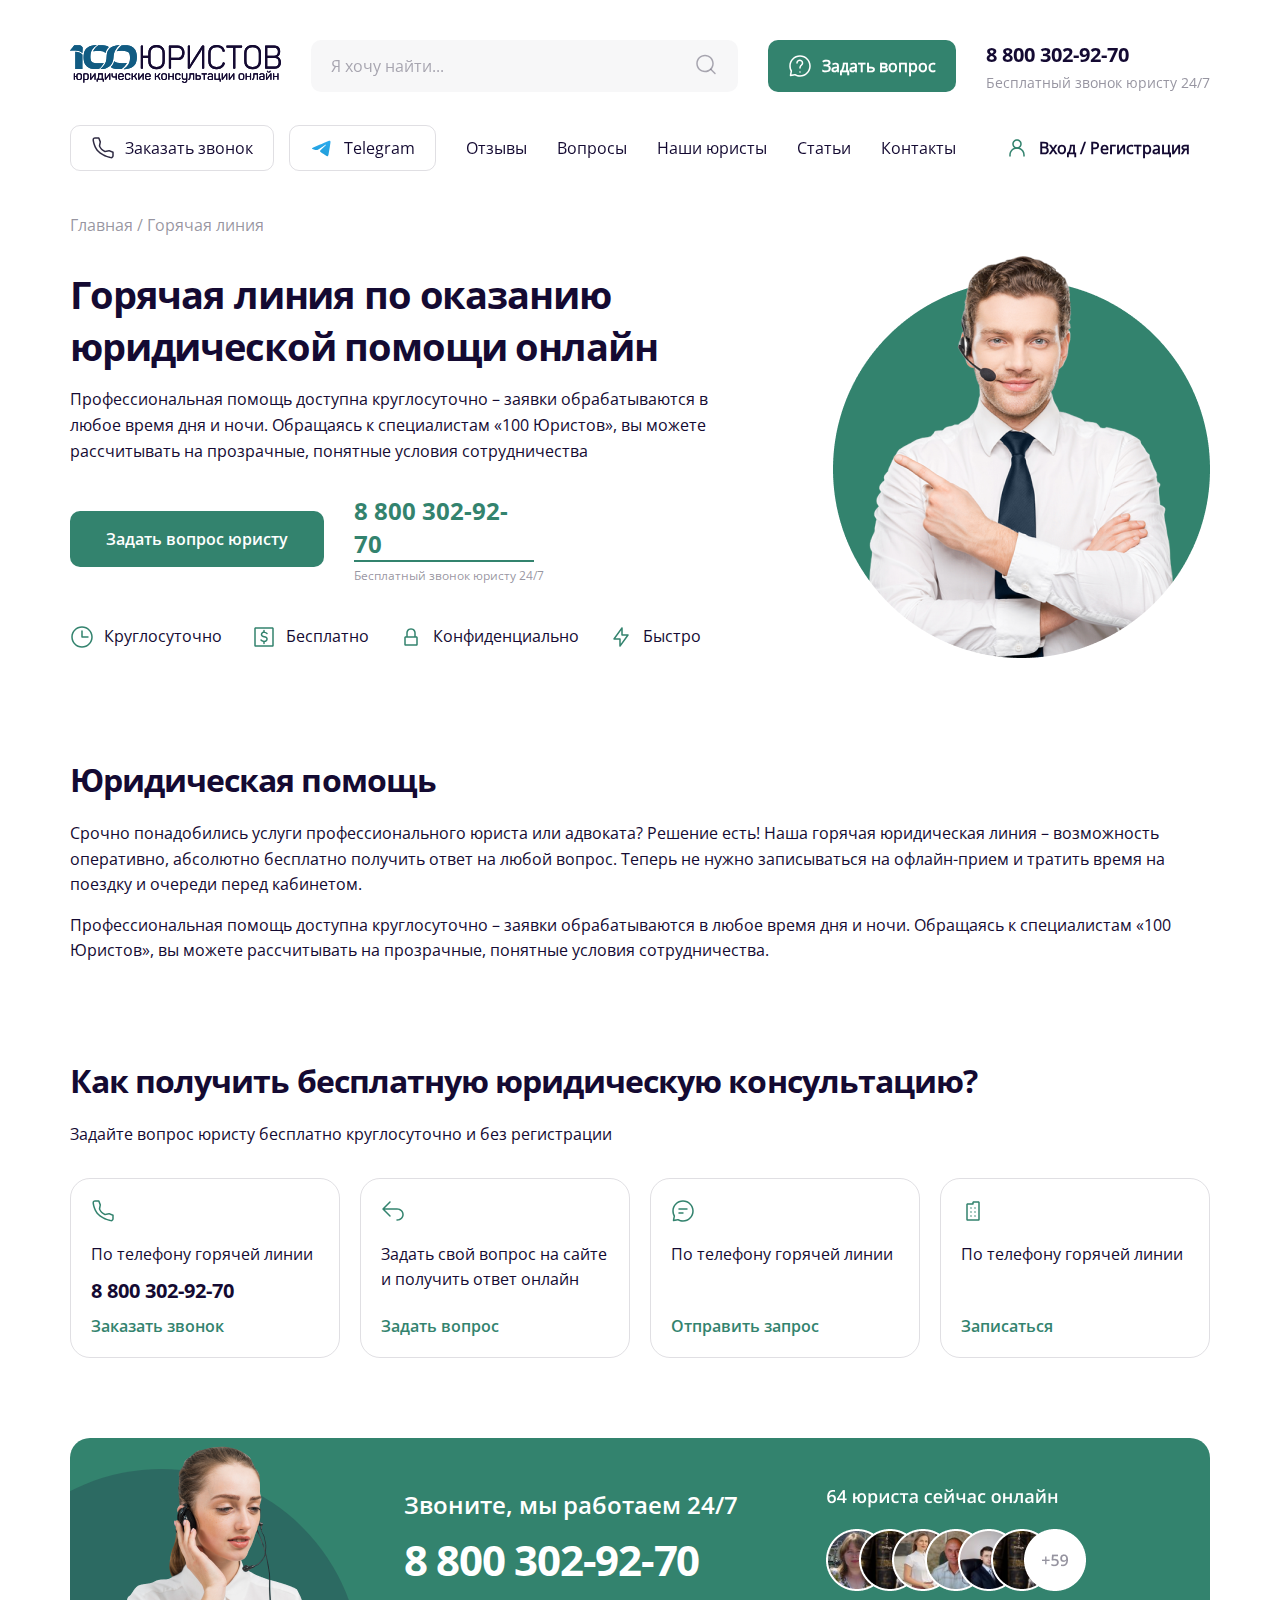
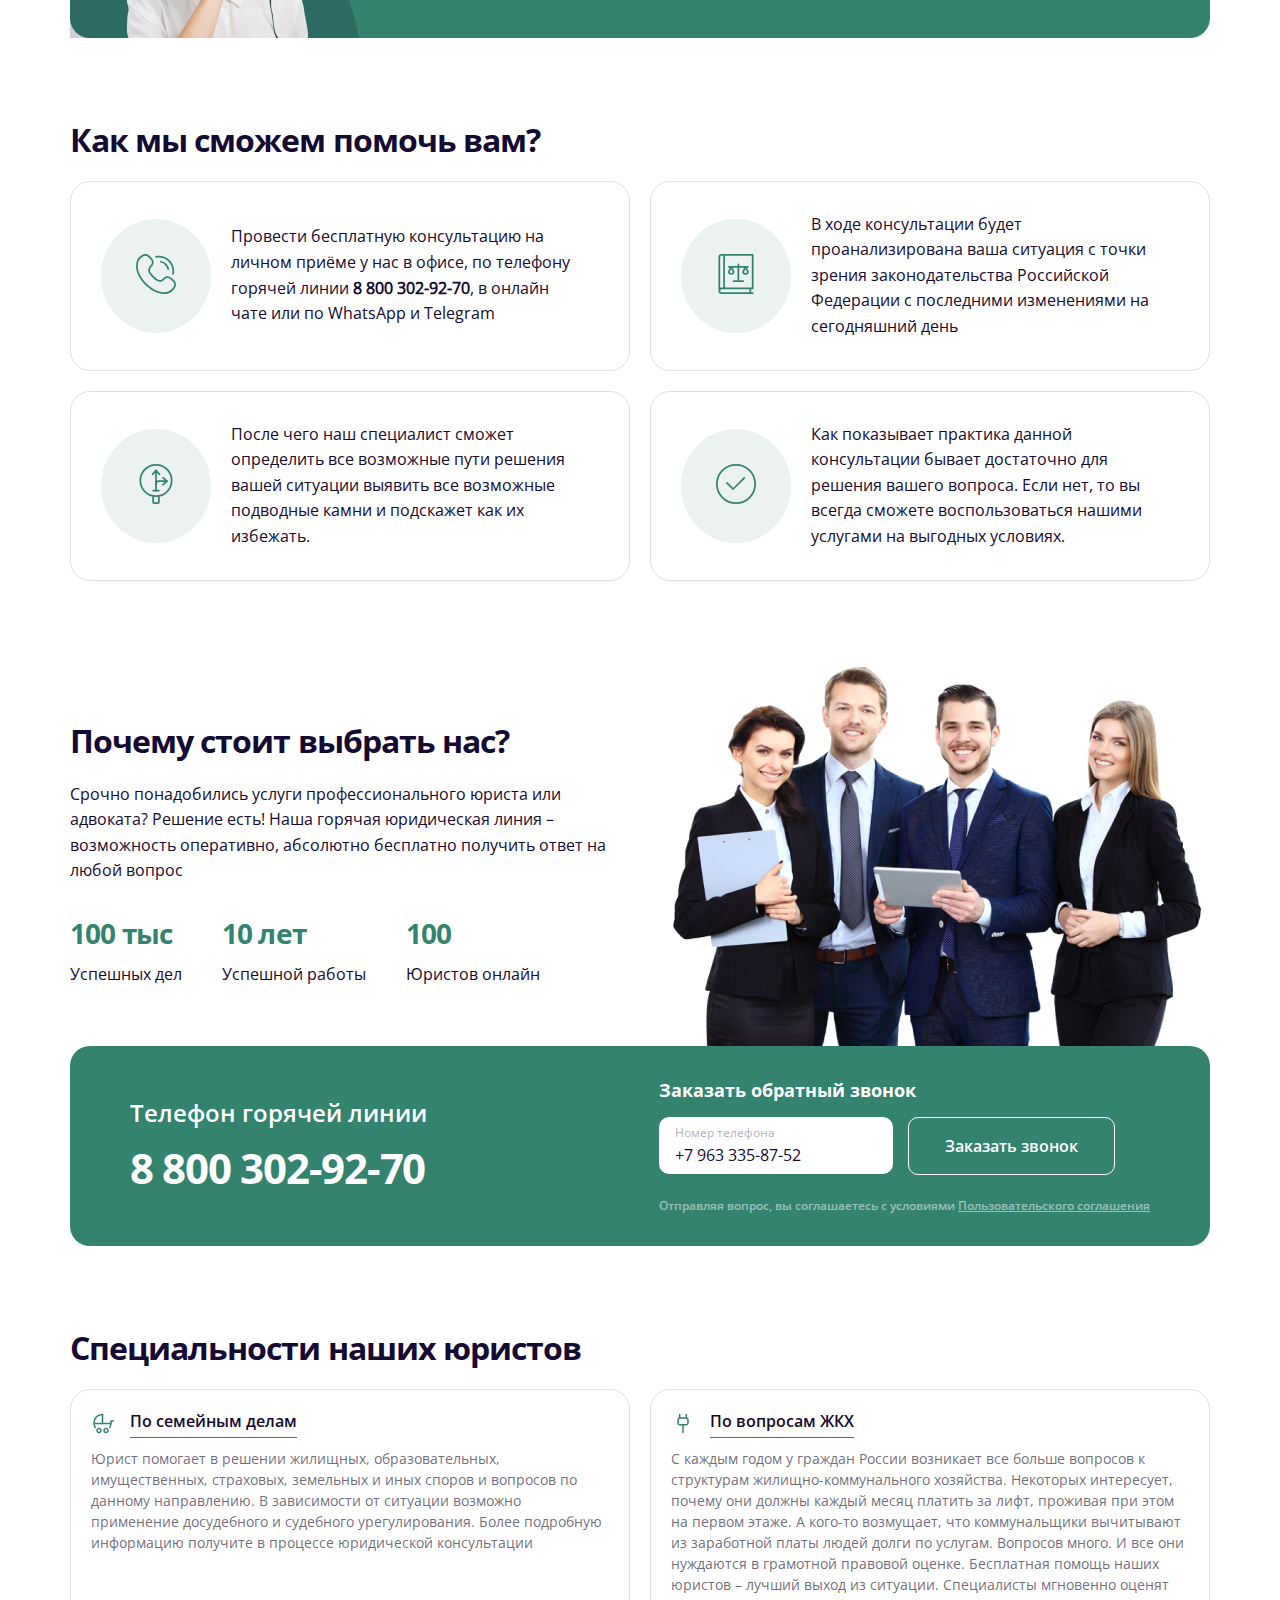
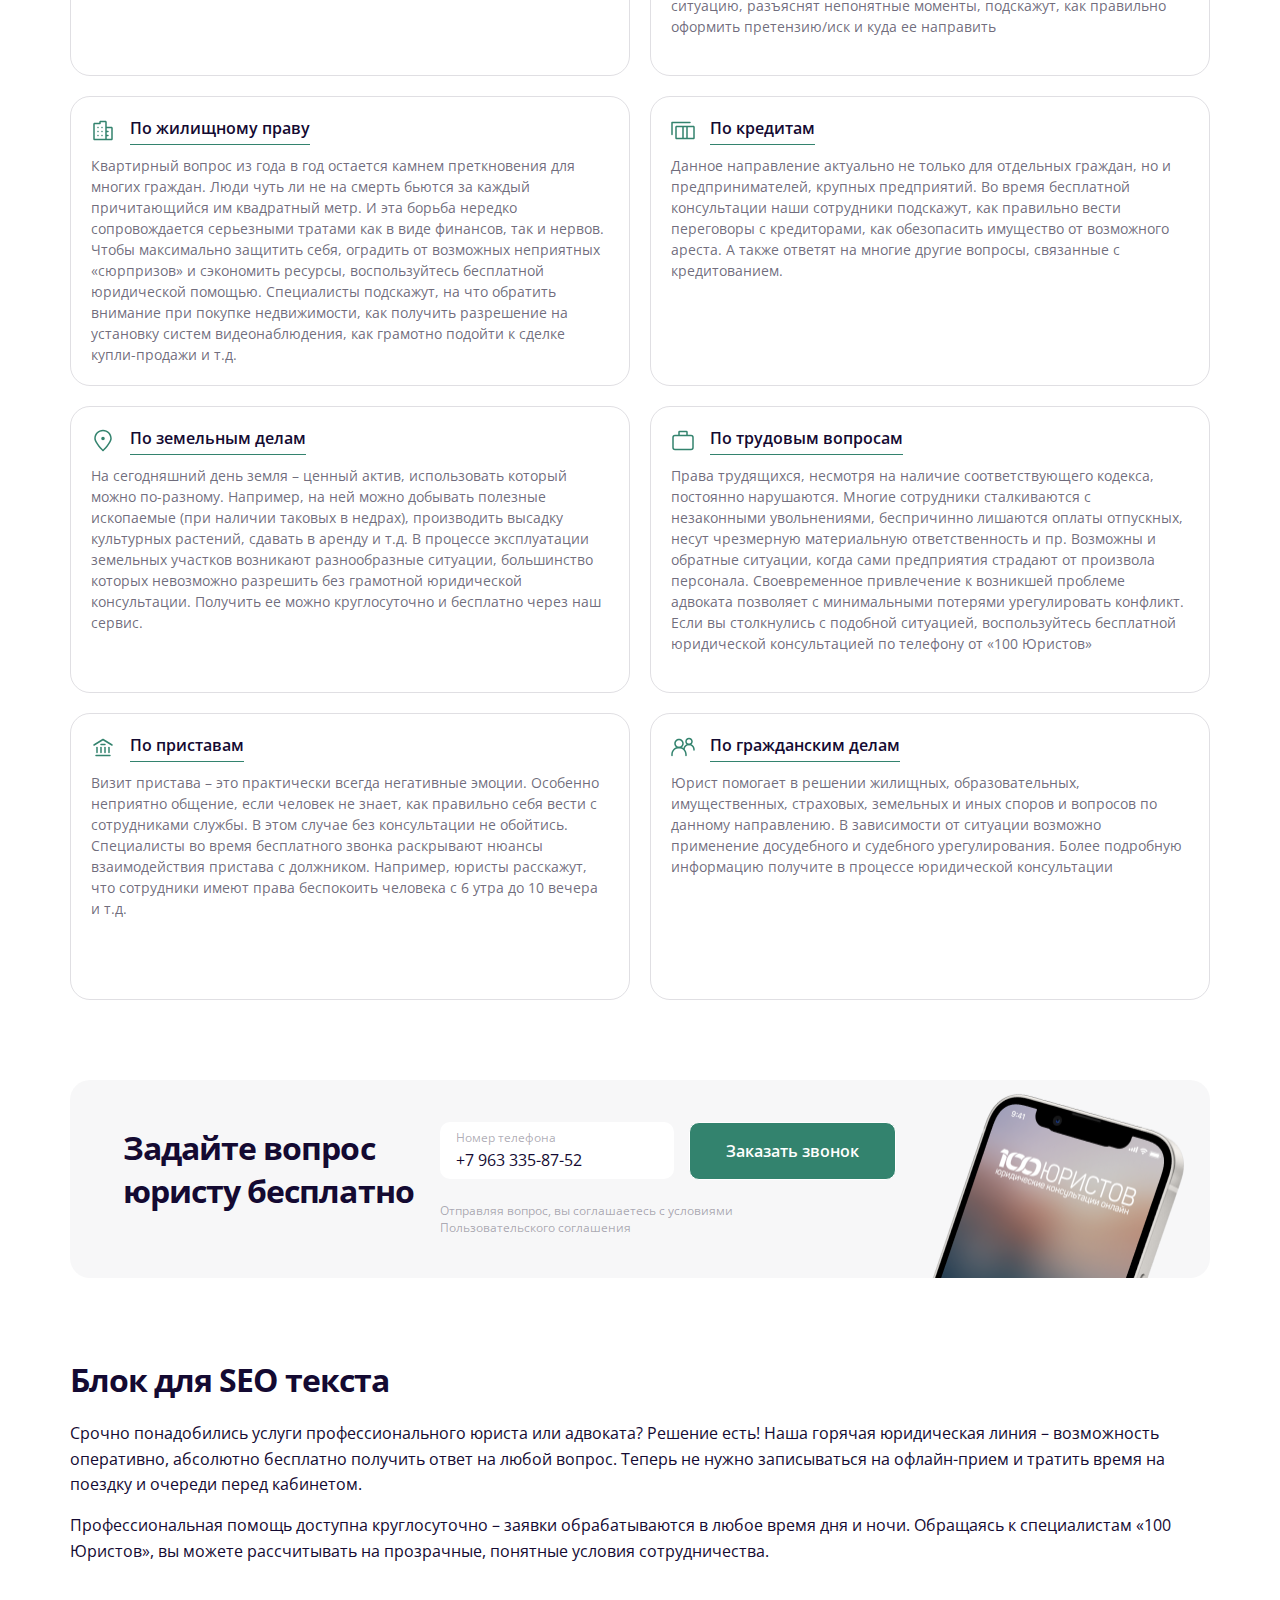
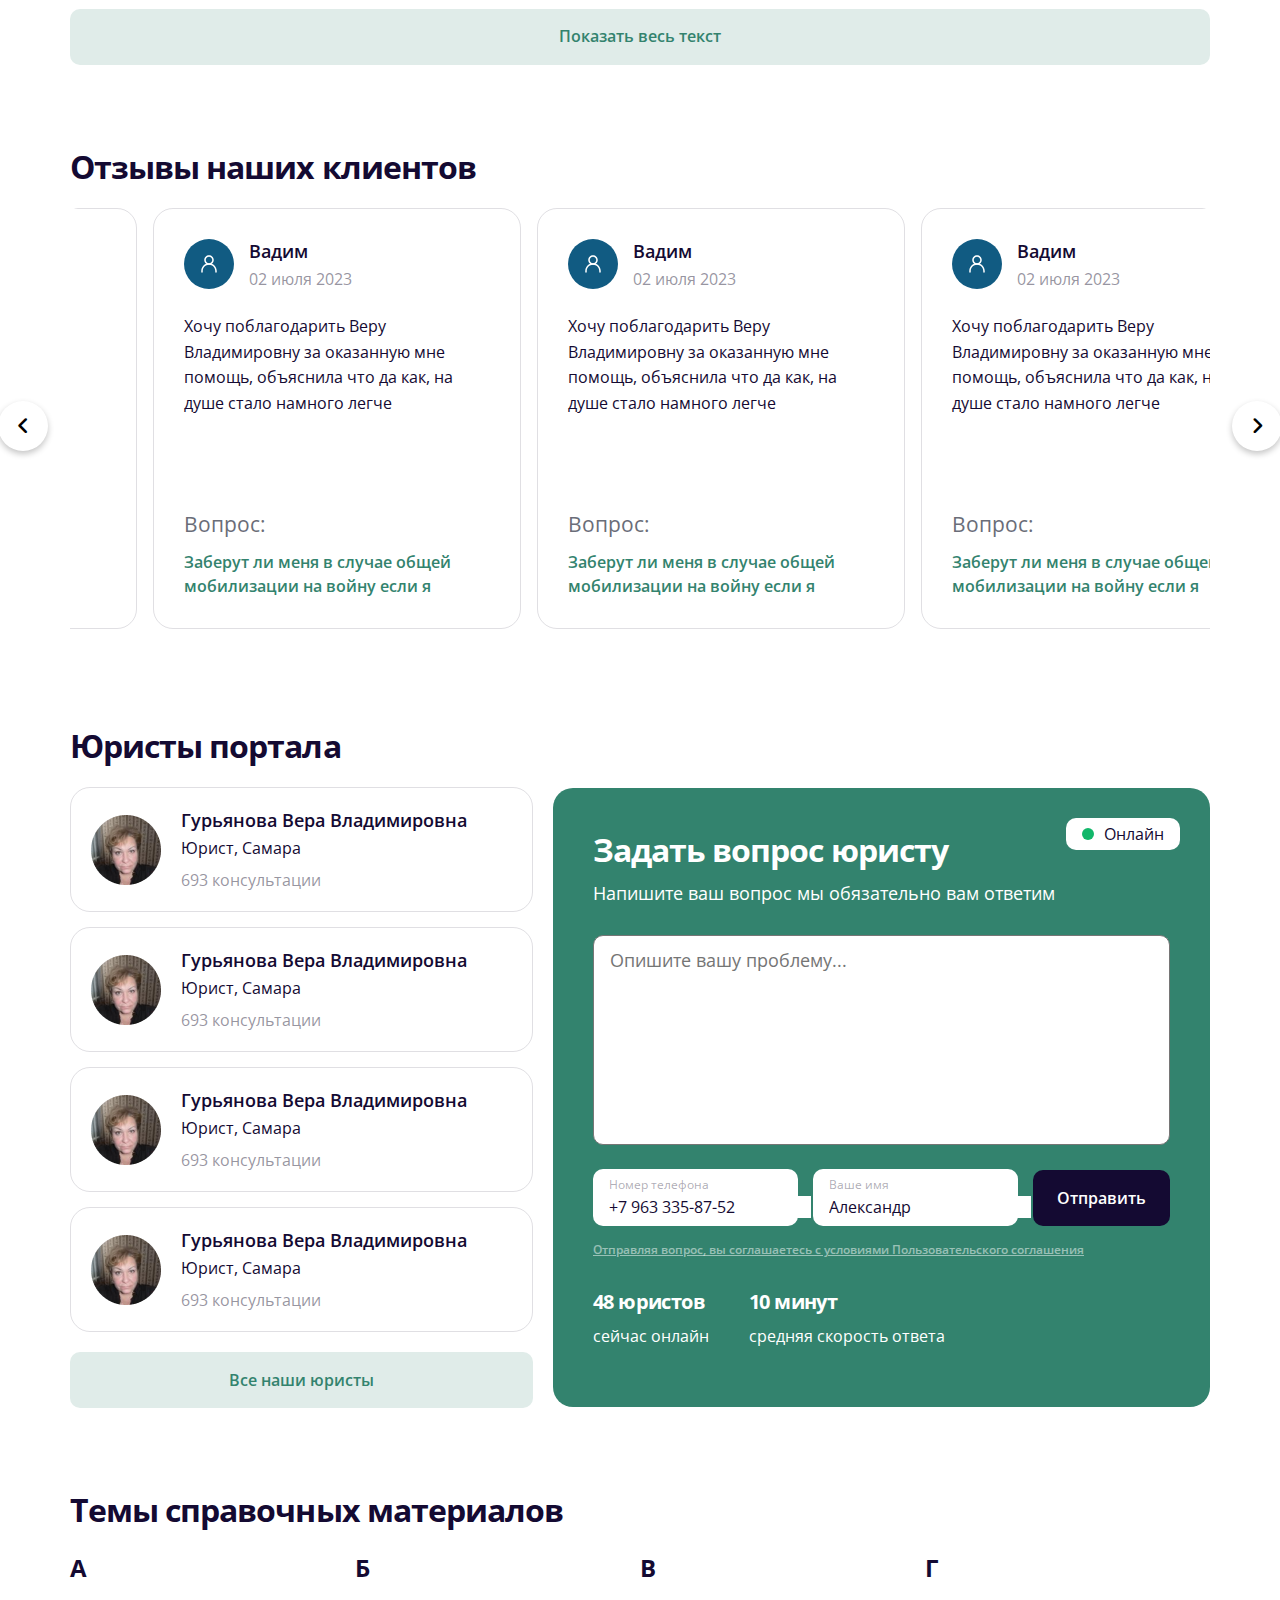
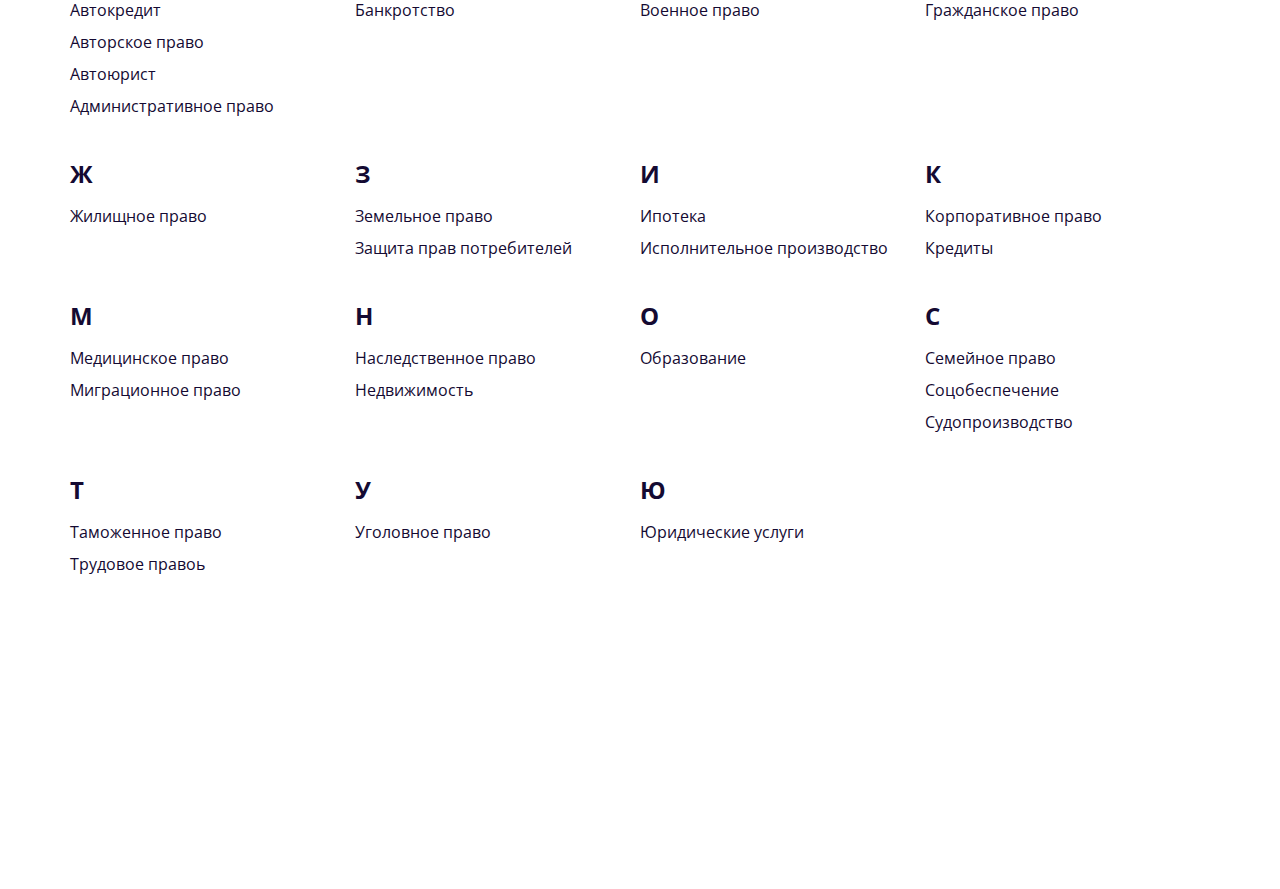
<file: index.html>
<!-- ---- Bismillah ---- -->
<!-- ---- Wait a minute, I'll show you what it's like to not trust me 😌 ---- -->

<!DOCTYPE html>
<html lang="en">
  <head>
    <meta charset="UTF-8" />
    <meta name="viewport" content="width=device-width, initial-scale=1.0" />
    <!-- ---- MIN CSS ---- -->
    <link
      rel="stylesheet"
      href="https://cdnjs.cloudflare.com/ajax/libs/font-awesome/6.3.0/css/all.min.css"
    />
    <!-- ---- MAIN CSS ---- -->
    <link rel="stylesheet" href="./src/style/css/style.css" />
    <title>Yuristjonla :)</title>
  </head>
  <body>

    <!-- ---- HEADER SECTION-START ---- -->

    <header>
      <nav id="navbar" class="nav">
        <div class="container">
          <button onclick="toggleNavbar()" class="nav__toggle">
            <img src="./src/assets/icons/menu.svg" alt="menu" />
          </button>
          <div class="nav__logo--mobile">
            <a href="./index.html"
              ><img src="./src/assets/icons/logo.svg" alt="logo"
            /></a>
          </div>
          <div class="nav__btns">
            <button onclick="toggleNavbar()">
              <img src="./src/assets/icons/search.svg" alt="search" />
            </button>
            <button>
              <img src="./src/assets/icons/user.svg" alt="user" />
            </button>
          </div>
          <div id="nav__wrapper" class="nav__wrapper">
            <div class="nav__top">
              <div class="navbar__logo--desktop">
                <a href="./index.html"
                  ><img src="./src/assets/icons/logo.svg" alt="logo"
                /></a>
              </div>
              <div class="nav__form">
                <div class="nav__form__search">
                  <input
                    type="text"
                    id="search"
                    class="nav__form__input"
                    placeholder="Я хочу найти..."
                  />
                  <button type="submit" class="nav__form__button">
                    <img src="./src/assets/icons/search.svg" alt="search" />
                  </button>
                </div>
                <button
                  onclick="openPopup('popup')"
                  class="nav__form__question"
                >
                
                  <img src="./src/assets/icons/question.svg" alt="question" />
                  <span>Задать вопрос</span>
                </button>
                <div class="nav__form__contact">
                  <a href="tel:8 800 302-92-70">8 800 302-92-70</a>
                  <span>Бесплатный звонок юристу 24/7</span>
                </div>
              </div>
            </div>
            <div class="nav__bottom">
              <ul class="nav__bottom__list">
                <li class="nav__bottom__list__item">
                  <img src="./src/assets/icons/phone.svg" alt="phone" />
                  <button>Заказать звонок</button>
                </li>
                <li class="nav__bottom__list__item">
                  <img src="./src/assets/icons/telegram.svg" alt="telegram" />
                  <button>Telegram</button>
                </li>
              </ul>
              <ul class="nav__menus">
                <li class="nav__menus__item">
                  <a href="#">Отзывы</a>
                </li>
                <li class="nav__menus__item">
                  <a href="#">Вопросы</a>
                </li>
                <li class="nav__menus__item">
                  <a href="#">Наши юристы</a>
                </li>
                <li class="nav__menus__item">
                  <a href="#">Статьи</a>
                </li>
                <li class="nav__menus__item">
                  <a href="#">Контакты</a>
                </li>
              </ul>
              <button class="nav__login">
                <img src="./src/assets/icons/user.svg" alt="login" />
                <span>Вход / Регистрация</span>
              </button>
            </div>
          </div>
        </div>
      </nav>
    </header>

    <!-- ---- HEADER SECTION-END ---- -->

    <!-- ---- MAIN SECTION-START ---- -->

    <main>

    <!-- ---- HERO SECTION-START ---- -->

      <section class="hero">
        <div class="container">
          <span class="breadcrumb">Главная / Горячая линия</span>
          <div class="hero__wrapper">
            <div class="hero__left">
              <div class="hero__title">
                Горячая линия по оказанию юридической помощи онлайн
              </div>
              <p class="hero__text text">
                Профессиональная помощь доступна круглосуточно – заявки
                обрабатываются в любое время дня и ночи. Обращаясь к
                специалистам «100 Юристов», вы можете рассчитывать на
                прозрачные, понятные условия сотрудничества
              </p>
              <div class="hero__contact">
                <button onclick="openPopup('popup')">
                  Задать вопрос юристу
                </button>
                <div class="hero__contact__number">
                  <h6>8 800 302-92-70</h6>
                  <p>Бесплатный звонок юристу 24/7</p>
                </div>
              </div>
              <ul class="hero__features">
                <li class="hero__features__item">
                  <img src="./src/assets/icons/clock.svg" alt="clock" /><span
                    class="text"
                    >Круглосуточно</span
                  >
                </li>
                <li class="hero__features__item">
                  <img
                    src="./src/assets/icons/money-square.svg"
                    alt="money"
                  /><span class="text">Бесплатно</span>
                </li>
                <li class="hero__features__item">
                  <img src="./src/assets/icons/lock.svg" alt="lock" /><span
                    class="text"
                    >Конфиденциально</span
                  >
                </li>
                <li class="hero__features__item">
                  <img src="./src/assets/icons/flash.svg" alt="flash" /><span
                    class="text"
                    >Быстро</span
                  >
                </li>
              </ul>
            </div>
            <div class="hero__right">
              <img src="./src/assets/images/hero-main.png" alt="main" />
            </div>
          </div>
        </div>
      </section>

    <!-- ---- HERO SECTION-END ---- -->

    <!-- ---- HELP SECTION-START ---- -->

      <section class="help">
        <div class="container">
          <div class="title">Юридическая помощь</div>
          <p class="text">
            Срочно понадобились услуги профессионального юриста или адвоката?
            Решение есть! Наша горячая юридическая линия – возможность
            оперативно, абсолютно бесплатно получить ответ на любой вопрос.
            Теперь не нужно записываться на офлайн-прием и тратить время на
            поездку и очереди перед кабинетом.
          </p>
          <p class="text">
            Профессиональная помощь доступна круглосуточно – заявки
            обрабатываются в любое время дня и ночи. Обращаясь к специалистам
            «100 Юристов», вы можете рассчитывать на прозрачные, понятные
            условия сотрудничества.
          </p>
        </div>
      </section>

    <!-- ---- HELP SECTION-END ---- -->

    <!-- ---- CONSULTATION SECTION-START ---- -->
    
      <section class="consultation">
        <div class="container">
          <div class="title">
            Как получить бесплатную юридическую консультацию?
          </div>
          <p class="text">
            Задайте вопрос юристу бесплатно круглосуточно и без регистрации
          </p>
          <ul class="consultation__list">
            <li class="consultation__list__item">
              <div>
                <img
                  src="./src/assets/icons/phone-green.svg"
                  alt="phone-green"
                />
                <p class="text">По телефону горячей линии</p>
              </div>
              <h5>8 800 302-92-70</h5>
              <button>Заказать звонок</button>
            </li>
            <li class="consultation__list__item">
              <div>
                <img src="./src/assets/icons/reply.svg" alt="phone-green" />
                <p class="text">
                  Задать свой вопрос на сайте и получить ответ онлайн
                </p>
              </div>

              <button>Задать вопрос</button>
            </li>
            <li class="consultation__list__item">
              <div>
                <img
                  src="./src/assets/icons/chat-lines.svg"
                  alt="phone-green"
                />
                <p class="text">По телефону горячей линии</p>
              </div>

              <button>Отправить запрос</button>
            </li>
            <li class="consultation__list__item">
              <div>
                <img src="./src/assets/icons/building.svg" alt="phone-green" />
                <p class="text">По телефону горячей линии</p>
              </div>

              <button>Записаться</button>
            </li>
          </ul>
        </div>
      </section>

    <!-- ---- CONSULTATION SECTION-END ---- -->

    <!-- ---- CALLCENTER SECTION-START ---- -->

      <section class="callcenter">
        <div class="container">
          <div class="callcenter__wrapper">
            <img
              class="callcenter__main"
              src="./src/assets/images/call-center.png"
              alt="call-center"
            />
            <div class="callcenter__number">
              <p>Звоните, мы работаем 24/7</p>
              <div>8 800 302-92-70</div>
            </div>
            <div class="callcenter__lawyers">
              <img src="./src/assets/images/lawyers.png" alt="lawyers" />
            </div>
          </div>
        </div>
      </section>

    <!-- ---- CALLCENTER SECTION-END ---- -->

    <!-- ---- HOWTO SECTION-START ---- -->

      <section class="howto">
        <div class="container">
          <div class="howto__wrapper">
            <div class="title">Как мы сможем помочь вам?</div>
            <ul class="howto__list">
              <li class="howto__list__item">
                <div><img src="./src/assets/icons/call.svg" alt="call" /></div>
                <p class="text">
                  Провести бесплатную консультацию на личном приёме у нас в
                  офисе, по телефону горячей линии <span>8 800 302-92-70</span>,
                  в онлайн чате или по WhatsApp и Telegram
                </p>
              </li>
              <li class="howto__list__item">
                <div>
                  <img src="./src/assets/icons/book.svg" alt="call" />
                </div>
                <p class="text">
                  В ходе консультации будет проанализирована ваша ситуация с
                  точки зрения законодательства Российской Федерации с
                  последними изменениями на сегодняшний день
                </p>
              </li>
              <li class="howto__list__item">
                <div>
                  <img src="./src/assets/icons/routes.svg" alt="call" />
                </div>
                <p class="text">
                  После чего наш специалист сможет определить все возможные пути
                  решения вашей ситуации выявить все возможные подводные камни и
                  подскажет как их избежать.
                </p>
              </li>
              <li class="howto__list__item">
                <div>
                  <img src="./src/assets/icons/success.svg" alt="call" />
                </div>
                <p class="text">
                  Как показывает практика данной консультации бывает достаточно
                  для решения вашего вопроса. Если нет, то вы всегда сможете
                  воспользоваться нашими услугами на выгодных условиях.
                </p>
              </li>
            </ul>
          </div>
        </div>
      </section>

    <!-- ---- HOWTO SECTION-END ---- -->
      
    <!-- ---- SELECTION SECTION-START ---- -->

      <section class="selection">
        <div class="container">
          <div class="selection__left">
            <div class="title">Почему стоит выбрать нас?</div>
            <p class="text">
              Срочно понадобились услуги профессионального юриста или адвоката?
              Решение есть! Наша горячая юридическая линия – возможность
              оперативно, абсолютно бесплатно получить ответ на любой вопрос
            </p>
            <ul class="selection__list">
              <li class="selection__list__item">
                <h6>100 тыс</h6>
                <p class="text">Успешных дел</p>
              </li>
              <li class="selection__list__item">
                <h6>10 лет</h6>
                <p class="text">Успешной работы</p>
              </li>
              <li class="selection__list__item">
                <h6>100</h6>
                <p class="text">Юристов онлайн</p>
              </li>
            </ul>
          </div>
          <div class="selection__right">
            <img src="./src/assets/images/selection.png" alt="selection" />
          </div>
        </div>
      </section>

    <!-- ---- SELECTION SECTION-END ---- -->

    <!-- ---- HOTLINES SECTION-START ---- -->

      <section class="hotlines">
        <div class="container">
          <div class="hotlines__wrapper">
            <div class="hotlines__left">
              <p>Телефон горячей линии</p>
              <div>8 800 302-92-70</div>
            </div>
            <div class="hotlines__right">
              <p class="hotlines__right__title">Заказать обратный звонок</p>
              <form
                action="https://echo.htmlacademy.ru/"
                method="post"
                class="hotlines__form"
              >
                <div class="hotlines__form__input form__input">
                  <span>Номер телефона</span>
                  <input
                    type="text"
                    placeholder="+7 963 335-87-52"
                    required
                    minlength="11"
                    maxlength="11"
                  />
                </div>
                <button type="submit">Заказать звонок</button>
              </form>
              <p class="hotlines__right__tips">
                Отправляя вопрос, вы соглашаетесь с условиями
                <span>Пользовательского соглашения</span>
              </p>
            </div>
          </div>
        </div>
      </section>

    <!-- ---- HOTLINES SECTION-END ---- -->

    <!-- ---- SPECIALITY SECTION-START ---- -->

      <section class="speciality">
        <div class="container">
          <div class="title">Специальности наших юристов</div>
          <ul class="speciality__list">
            <li class="speciality__list__item">
              <div>
                <img src="./src/assets/icons/stroller.svg" alt="law" />

                <p>По семейным делам</p>
              </div>
              <span class="speciality__list__item__text">
                Юрист помогает в решении жилищных, образовательных,
                имущественных, страховых, земельных и иных споров и вопросов по
                данному направлению. В зависимости от ситуации возможно
                применение досудебного и судебного урегулирования. Более
                подробную информацию получите в процессе юридической
                консультации
              </span>
            </li>
            <li class="speciality__list__item">
              <div>
                <img src="./src/assets/icons/ev-plug.svg" alt="law" />

                <p>По вопросам ЖКХ</p>
              </div>
              <span class="speciality__list__item__text">
                С каждым годом у граждан России возникает все больше вопросов к
                структурам жилищно-коммунального хозяйства. Некоторых
                интересует, почему они должны каждый месяц платить за лифт,
                проживая при этом на первом этаже. А кого-то возмущает, что
                коммунальщики вычитывают из заработной платы людей долги по
                услугам. Вопросов много. И все они нуждаются в грамотной
                правовой оценке. Бесплатная помощь наших юристов – лучший выход
                из ситуации. Специалисты мгновенно оценят ситуацию, разъяснят
                непонятные моменты, подскажут, как правильно оформить
                претензию/иск и куда ее направить
              </span>
            </li>
            <li class="speciality__list__item">
              <div>
                <img src="./src/assets/icons/city.svg" alt="law" />

                <p>По жилищному праву</p>
              </div>
              <span class="speciality__list__item__text">
                Квартирный вопрос из года в год остается камнем преткновения для
                многих граждан. Люди чуть ли не на смерть бьются за каждый
                причитающийся им квадратный метр. И эта борьба нередко
                сопровождается серьезными тратами как в виде финансов, так и
                нервов. Чтобы максимально защитить себя, оградить от возможных
                неприятных «сюрпризов» и сэкономить ресурсы, воспользуйтесь
                бесплатной юридической помощью. Специалисты подскажут, на что
                обратить внимание при покупке недвижимости, как получить
                разрешение на установку систем видеонаблюдения, как грамотно
                подойти к сделке купли-продажи и т.д.
              </span>
            </li>
            <li class="speciality__list__item">
              <div>
                <img src="./src/assets/icons/lot-of-cash.svg" alt="law" />

                <p>По кредитам</p>
              </div>
              <span class="speciality__list__item__text">
                Данное направление актуально не только для отдельных граждан, но
                и предпринимателей, крупных предприятий. Во время бесплатной
                консультации наши сотрудники подскажут, как правильно вести
                переговоры с кредиторами, как обезопасить имущество от
                возможного ареста. А также ответят на многие другие вопросы,
                связанные с кредитованием.
              </span>
            </li>
            <li class="speciality__list__item">
              <div>
                <img src="./src/assets/icons/pin-alt.svg" alt="law" />

                <p>По земельным делам</p>
              </div>
              <span class="speciality__list__item__text">
                На сегодняшний день земля – ценный актив, использовать который
                можно по-разному. Например, на ней можно добывать полезные
                ископаемые (при наличии таковых в недрах), производить высадку
                культурных растений, сдавать в аренду и т.д. В процессе
                эксплуатации земельных участков возникают разнообразные
                ситуации, большинство которых невозможно разрешить без грамотной
                юридической консультации. Получить ее можно круглосуточно и
                бесплатно через наш сервис.
              </span>
            </li>
            <li class="speciality__list__item">
              <div>
                <img src="./src/assets/icons/large-suitcase.svg" alt="law" />

                <p>По трудовым вопросам</p>
              </div>
              <span class="speciality__list__item__text">
                Права трудящихся, несмотря на наличие соответствующего кодекса,
                постоянно нарушаются. Многие сотрудники сталкиваются с
                незаконными увольнениями, беспричинно лишаются оплаты отпускных,
                несут чрезмерную материальную ответственность и пр. Возможны и
                обратные ситуации, когда сами предприятия страдают от произвола
                персонала. Своевременное привлечение к возникшей проблеме
                адвоката позволяет с минимальными потерями урегулировать
                конфликт. Если вы столкнулись с подобной ситуацией,
                воспользуйтесь бесплатной юридической консультацией по телефону
                от «100 Юристов»
              </span>
            </li>
            <li class="speciality__list__item">
              <div>
                <img src="./src/assets/icons/bank.svg" alt="law" />

                <p>По приставам</p>
              </div>
              <span class="speciality__list__item__text">
                Визит пристава – это практически всегда негативные эмоции.
                Особенно неприятно общение, если человек не знает, как правильно
                себя вести с сотрудниками службы. В этом случае без консультации
                не обойтись. Специалисты во время бесплатного звонка раскрывают
                нюансы взаимодействия пристава с должником. Например, юристы
                расскажут, что сотрудники имеют права беспокоить человека с 6
                утра до 10 вечера и т.д.
              </span>
            </li>
            <li class="speciality__list__item">
              <div>
                <img src="./src/assets/icons/group.svg" alt="law" />

                <p>По гражданским делам</p>
              </div>
              <span class="speciality__list__item__text">
                Юрист помогает в решении жилищных, образовательных,
                имущественных, страховых, земельных и иных споров и вопросов по
                данному направлению. В зависимости от ситуации возможно
                применение досудебного и судебного урегулирования. Более
                подробную информацию получите в процессе юридической
                консультации
              </span>
            </li>
          </ul>
          <div class="wrapper speciality__carousel wrapper-speciality">
            <!-- <i id="left" class="fa-solid fa-angle-left"></i> -->
            <ul class="carousel carousel-speciality">
              <li class="card card-speciality">
                <div class="speciality__list__item">
                  <div>
                    <img src="./src/assets/icons/group.svg" alt="law" />

                    <p>По гражданским делам</p>
                  </div>
                  <span class="speciality__list__item__text">
                    Юрист помогает в решении жилищных, образовательных,
                    имущественных, страховых, земельных и иных споров и вопросов
                    по данному направлению. В зависимости от ситуации возможно
                    применение досудебного и судебного урегулирования. Более
                    подробную информацию получите в процессе юридической
                    консультации
                  </span>
                </div>
              </li>
              <li class="card card-speciality">
                <div class="speciality__list__item">
                  <div>
                    <img src="./src/assets/icons/ev-plug.svg" alt="law" />

                    <p>По вопросам ЖКХ</p>
                  </div>
                  <p class="text">
                    С каждым годом у граждан России возникает все больше
                    вопросов к структурам жилищно-коммунального хозяйства.
                    Некоторых интересует, почему они должны каждый месяц платить
                    за лифт, проживая при этом на первом этаже. А кого-то
                    возмущает, что коммунальщики вычитывают из заработной платы
                    людей долги по услугам. Вопросов много. И все они нуждаются
                    в грамотной правовой оценке. Бесплатная помощь наших юристов
                    – лучший выход из ситуации. Специалисты мгновенно оценят
                    ситуацию, разъяснят непонятные моменты, подскажут, как
                    правильно оформить претензию/иск и куда ее направить
                  </p>
                </div>
              </li>
              <li class="card card-speciality">
                <div class="speciality__list__item">
                  <div>
                    <img src="./src/assets/icons/city.svg" alt="law" />

                    <p>По жилищному праву</p>
                  </div>
                  <p class="text">
                    Квартирный вопрос из года в год остается камнем преткновения
                    для многих граждан. Люди чуть ли не на смерть бьются за
                    каждый причитающийся им квадратный метр. И эта борьба
                    нередко сопровождается серьезными тратами как в виде
                    финансов, так и нервов. Чтобы максимально защитить себя,
                    оградить от возможных неприятных «сюрпризов» и сэкономить
                    ресурсы, воспользуйтесь бесплатной юридической помощью.
                    Специалисты подскажут, на что обратить внимание при покупке
                    недвижимости, как получить разрешение на установку систем
                    видеонаблюдения, как грамотно подойти к сделке купли-продажи
                    и т.д.
                  </p>
                </div>
              </li>
              <li class="card card-speciality">
                <div class="speciality__list__item">
                  <div>
                    <img src="./src/assets/icons/lot-of-cash.svg" alt="law" />

                    <p>По кредитам</p>
                  </div>
                  <p class="text">
                    Данное направление актуально не только для отдельных
                    граждан, но и предпринимателей, крупных предприятий. Во
                    время бесплатной консультации наши сотрудники подскажут, как
                    правильно вести переговоры с кредиторами, как обезопасить
                    имущество от возможного ареста. А также ответят на многие
                    другие вопросы, связанные с кредитованием.
                  </p>
                </div>
              </li>
              <li class="card card-speciality">
                <div class="speciality__list__item">
                  <div>
                    <img src="./src/assets/icons/pin-alt.svg" alt="law" />

                    <p>По земельным делам</p>
                  </div>
                  <p class="text">
                    На сегодняшний день земля – ценный актив, использовать
                    который можно по-разному. Например, на ней можно добывать
                    полезные ископаемые (при наличии таковых в недрах),
                    производить высадку культурных растений, сдавать в аренду и
                    т.д. В процессе эксплуатации земельных участков возникают
                    разнообразные ситуации, большинство которых невозможно
                    разрешить без грамотной юридической консультации. Получить
                    ее можно круглосуточно и бесплатно через наш сервис.
                  </p>
                </div>
              </li>
              <li class="card card-speciality">
                <div class="speciality__list__item">
                  <div>
                    <img
                      src="./src/assets/icons/large-suitcase.svg"
                      alt="law"
                    />

                    <p>По трудовым вопросам</p>
                  </div>
                  <p class="text">
                    Права трудящихся, несмотря на наличие соответствующего
                    кодекса, постоянно нарушаются. Многие сотрудники
                    сталкиваются с незаконными увольнениями, беспричинно
                    лишаются оплаты отпускных, несут чрезмерную материальную
                    ответственность и пр. Возможны и обратные ситуации, когда
                    сами предприятия страдают от произвола персонала.
                    Своевременное привлечение к возникшей проблеме адвоката
                    позволяет с минимальными потерями урегулировать конфликт.
                    Если вы столкнулись с подобной ситуацией, воспользуйтесь
                    бесплатной юридической консультацией по телефону от «100
                    Юристов»
                  </p>
                </div>
              </li>
              <li class="card card-speciality">
                <div class="speciality__list__item">
                  <div>
                    <img src="./src/assets/icons/bank.svg" alt="law" />

                    <p>По приставам</p>
                  </div>
                  <p class="text">
                    Визит пристава – это практически всегда негативные эмоции.
                    Особенно неприятно общение, если человек не знает, как
                    правильно себя вести с сотрудниками службы. В этом случае
                    без консультации не обойтись. Специалисты во время
                    бесплатного звонка раскрывают нюансы взаимодействия пристава
                    с должником. Например, юристы расскажут, что сотрудники
                    имеют права беспокоить человека с 6 утра до 10 вечера и т.д.
                  </p>
                </div>
              </li>
              <li class="card card-speciality">
                <div class="speciality__list__item">
                  <div>
                    <img src="./src/assets/icons/group.svg" alt="law" />

                    <p>По гражданским делам</p>
                  </div>
                  <p class="text">
                    Юрист помогает в решении жилищных, образовательных,
                    имущественных, страховых, земельных и иных споров и вопросов
                    по данному направлению. В зависимости от ситуации возможно
                    применение досудебного и судебного урегулирования. Более
                    подробную информацию получите в процессе юридической
                    консультации
                  </p>
                </div>
              </li>
            </ul>
            <!-- <i id="right" class="fa-solid fa-angle-right"></i> -->
          </div>
        </div>
      </section>

    <!-- ---- SPECIALITY SECTION-END ---- -->

    <!-- ---- QUESTION SECTION-START ---- -->

      <section class="question">
        <div class="container">
          <div class="question__wrapper">
            <div class="title">Задайте вопрос юристу бесплатно</div>
            <div class="question__wrapper__middle">
              <form onsubmit="(e)=>e.preventDefault()" class="hotlines__form">
                <div class="hotlines__form__input form__input">
                  <span>Номер телефона</span>
                  <input
                    type="text"
                    placeholder="+7 963 335-87-52"
                    required
                    minlength="11"
                    maxlength="11"
                  />
                </div>
                <button type="submit">Заказать звонок</button>
              </form>
              <p>
                Отправляя вопрос, вы соглашаетесь с условиями Пользовательского
                соглашения
              </p>
            </div>
            <img src="./src/assets/images/iPhone.png" alt="iPhone" />
          </div>
        </div>
      </section>

    <!-- ---- QUESTION SECTION-END ---- -->

    <!-- ---- BLOCK SECTION-START ---- -->

      <section class="block">
        <div class="container">
          <div class="title">Блок для SEO текста</div>
          <div class="block__text">
            <p class="text">
              Срочно понадобились услуги профессионального юриста или адвоката?
              Решение есть! Наша горячая юридическая линия – возможность
              оперативно, абсолютно бесплатно получить ответ на любой вопрос.
              Теперь не нужно записываться на офлайн-прием и тратить время на
              поездку и очереди перед кабинетом.
            </p>
            <p class="text">
              Профессиональная помощь доступна круглосуточно – заявки
              обрабатываются в любое время дня и ночи. Обращаясь к специалистам
              «100 Юристов», вы можете рассчитывать на прозрачные, понятные
              условия сотрудничества.
            </p>
            <p class="text" id="wrap-text">
              Срочно понадобились услуги профессионального юриста или адвоката?
              Решение есть! Наша горячая юридическая линия – возможность
              оперативно, абсолютно бесплатно получить ответ на любой вопрос.
              Теперь не нужно записываться на офлайн-прием и тратить время на
              поездку и очереди перед кабинетом.
            </p>
            <button onclick="blockShow()" class="block__btn">
              Показать весь текст
            </button>
          </div>
        </div>
      </section>

    <!-- ---- BLOCK SECTION-END ---- -->

    <!-- ---- REPORTS SECTION-START ---- -->

      <section class="reports">
        <div class="container">
          <div class="title">Отзывы наших клиентов</div>
          <div class="wrapper wrapper-report">
            <i id="left" class="fa-solid fa-angle-left"></i>
            <ul class="carousel carousel-report">
              <li class="card card-report">
                <div class="reports__card">
                  <div class="reports__card__top">
                    <img src="./src/assets/icons/avatar.svg" alt="avatar" />
                    <div class="reports__card__top__info">
                      <h6>Вадим</h6>
                      <p>02 июля 2023</p>
                    </div>
                  </div>
                  <div class="reports__card__content">
                    <p class="text">
                      Хочу поблагодарить Веру Владимировну за оказанную мне
                      помощь, объяснила что да как, на душе стало намного легче
                    </p>
                    <div>
                      <span>Вопрос:</span>
                      <h5>
                        Заберут ли меня в случае общей мобилизации на войну если
                        я
                      </h5>
                    </div>
                  </div>
                </div>
              </li>
              <li class="card card-report">
                <div class="reports__card">
                  <div class="reports__card__top">
                    <img src="./src/assets/icons/avatar.svg" alt="avatar" />
                    <div class="reports__card__top__info">
                      <h6>Вадим</h6>
                      <p>02 июля 2023</p>
                    </div>
                  </div>
                  <div class="reports__card__content">
                    <p class="text">
                      Хочу поблагодарить Веру Владимировну за оказанную мне
                      помощь, объяснила что да как, на душе стало намного легче
                    </p>
                    <div>
                      <span>Вопрос:</span>
                      <h5>
                        Заберут ли меня в случае общей мобилизации на войну если
                        я
                      </h5>
                    </div>
                  </div>
                </div>
              </li>
              <li class="card card-report">
                <div class="reports__card">
                  <div class="reports__card__top">
                    <img src="./src/assets/icons/avatar.svg" alt="avatar" />
                    <div class="reports__card__top__info">
                      <h6>Вадим</h6>
                      <p>02 июля 2023</p>
                    </div>
                  </div>
                  <div class="reports__card__content">
                    <p class="text">
                      Хочу поблагодарить Веру Владимировну за оказанную мне
                      помощь, объяснила что да как, на душе стало намного легче
                    </p>
                    <div>
                      <span>Вопрос:</span>
                      <h5>
                        Заберут ли меня в случае общей мобилизации на войну если
                        я
                      </h5>
                    </div>
                  </div>
                </div>
              </li>
              <li class="card card-report">
                <div class="reports__card">
                  <div class="reports__card__top">
                    <img src="./src/assets/icons/avatar.svg" alt="avatar" />
                    <div class="reports__card__top__info">
                      <h6>Вадим</h6>
                      <p>02 июля 2023</p>
                    </div>
                  </div>
                  <div class="reports__card__content">
                    <p class="text">
                      Хочу поблагодарить Веру Владимировну за оказанную мне
                      помощь, объяснила что да как, на душе стало намного легче
                    </p>
                    <div>
                      <span>Вопрос:</span>
                      <h5>
                        Заберут ли меня в случае общей мобилизации на войну если
                        я
                      </h5>
                    </div>
                  </div>
                </div>
              </li>
              <li class="card card-report">
                <div class="reports__card">
                  <div class="reports__card__top">
                    <img src="./src/assets/icons/avatar.svg" alt="avatar" />
                    <div class="reports__card__top__info">
                      <h6>Вадим</h6>
                      <p>02 июля 2023</p>
                    </div>
                  </div>
                  <div class="reports__card__content">
                    <p class="text">
                      Хочу поблагодарить Веру Владимировну за оказанную мне
                      помощь, объяснила что да как, на душе стало намного легче
                    </p>
                    <div>
                      <span>Вопрос:</span>
                      <h5>
                        Заберут ли меня в случае общей мобилизации на войну если
                        я
                      </h5>
                    </div>
                  </div>
                </div>
              </li>
              <li class="card card-report">
                <div class="reports__card">
                  <div class="reports__card__top">
                    <img src="./src/assets/icons/avatar.svg" alt="avatar" />
                    <div class="reports__card__top__info">
                      <h6>Вадим</h6>
                      <p>02 июля 2023</p>
                    </div>
                  </div>
                  <div class="reports__card__content">
                    <p class="text">
                      Хочу поблагодарить Веру Владимировну за оказанную мне
                      помощь, объяснила что да как, на душе стало намного легче
                    </p>
                    <div>
                      <span>Вопрос:</span>
                      <h5>
                        Заберут ли меня в случае общей мобилизации на войну если
                        я
                      </h5>
                    </div>
                  </div>
                </div>
              </li>
              <li class="card card-report">
                <div class="reports__card">
                  <div class="reports__card__top">
                    <img src="./src/assets/icons/avatar.svg" alt="avatar" />
                    <div class="reports__card__top__info">
                      <h6>Вадим</h6>
                      <p>02 июля 2023</p>
                    </div>
                  </div>
                  <div class="reports__card__content">
                    <p class="text">
                      Хочу поблагодарить Веру Владимировну за оказанную мне
                      помощь, объяснила что да как, на душе стало намного легче
                    </p>
                    <div>
                      <span>Вопрос:</span>
                      <h5>
                        Заберут ли меня в случае общей мобилизации на войну если
                        я
                      </h5>
                    </div>
                  </div>
                </div>
              </li>
              <li class="card card-report">
                <div class="reports__card">
                  <div class="reports__card__top">
                    <img src="./src/assets/icons/avatar.svg" alt="avatar" />
                    <div class="reports__card__top__info">
                      <h6>Вадим</h6>
                      <p>02 июля 2023</p>
                    </div>
                  </div>
                  <div class="reports__card__content">
                    <p class="text">
                      Хочу поблагодарить Веру Владимировну за оказанную мне
                      помощь, объяснила что да как, на душе стало намного легче
                    </p>
                    <div>
                      <span>Вопрос:</span>
                      <h5>
                        Заберут ли меня в случае общей мобилизации на войну если
                        я
                      </h5>
                    </div>
                  </div>
                </div>
              </li>
            </ul>
            <i id="right" class="fa-solid fa-angle-right"></i>
          </div>
        </div>
      </section>

    <!-- ---- REPORTS SECTION-END ---- -->

    <!-- ---- PORTAL SECTION-START ---- -->

      <section class="portal">
        <div class="container">
          <div class="title">Юристы портала</div>
          <div class="portal__wrapper">
            <div class="portal__left">
              <ul class="portal__list">
                <li class="portal__list__item">
                  <img src="./src/assets/images/lawyer.png" alt="lawyer" />
                  <div class="portal__list__item__info">
                    <h6>Гурьянова Вера Владимировна</h6>
                    <p>Юрист, Самара</p>
                    <div>693 консультации</div>
                  </div>
                </li>
                <li class="portal__list__item">
                  <img src="./src/assets/images/lawyer.png" alt="lawyer" />
                  <div class="portal__list__item__info">
                    <h6>Гурьянова Вера Владимировна</h6>
                    <p>Юрист, Самара</p>
                    <div>693 консультации</div>
                  </div>
                </li>
                <li class="portal__list__item">
                  <img src="./src/assets/images/lawyer.png" alt="lawyer" />
                  <div class="portal__list__item__info">
                    <h6>Гурьянова Вера Владимировна</h6>
                    <p>Юрист, Самара</p>
                    <div>693 консультации</div>
                  </div>
                </li>
                <li class="portal__list__item">
                  <img src="./src/assets/images/lawyer.png" alt="lawyer" />
                  <div class="portal__list__item__info">
                    <h6>Гурьянова Вера Владимировна</h6>
                    <p>Юрист, Самара</p>
                    <div>693 консультации</div>
                  </div>
                </li>
              </ul>
              <button>Все наши юристы</button>
            </div>
            <div class="portal__right">
              <form
                action="https://echo.htmlacademy.ru/"
                method="post"
                target="_blank"
                class="portal__form"
              >
                <div class="portal__form__status">
                  <span></span>
                  <p>Онлайн</p>
                </div>
                <div class="portal__form__title">Задать вопрос юристу</div>
                <p class="portal__form__text">
                  Напишите ваш вопрос мы обязательно вам ответим
                </p>
                <textarea
                  class="portal__form__textarea"
                  placeholder="Опишите вашу проблему..."
                  required
                ></textarea>
                <div class="portal__form__group">
                  <div class="form__input">
                    <span>Номер телефона</span>
                    <input
                      type="text"
                      placeholder="+7 963 335-87-52"
                      required
                      minlength="11"
                      maxlength="11"
                    />
                  </div>
                  <div class="form__input">
                    <span>Ваше имя</span>
                    <input
                      type="text"
                      placeholder="Александр"
                      required
                      minlength="2"
                      maxlength="30"
                    />
                  </div>
                  <button type="submit">Отправить</button>
                </div>
                <p class="portal__form__tips">
                  Отправляя вопрос, вы соглашаетесь с условиями
                  Пользовательского соглашения
                </p>
                <ul class="portal__form__list">
                  <li class="portal__form__list__item">
                    <h6>48 юристов</h6>
                    <p>сейчас онлайн</p>
                  </li>
                  <li class="portal__form__list__item">
                    <h6>10 минут</h6>
                    <p>средняя скорость ответа</p>
                  </li>
                </ul>
              </form>
            </div>
          </div>
        </div>
      </section>

    <!-- ---- PORTAL SECTION-END ---- -->

    <!-- ---- THEMES SECTION-START ---- -->

      <section class="themes">
        <div class="container">
          <div class="title">Темы справочных материалов</div>
          <ul class="themes__list">
            <li class="themes__list__item">
              <h6>А</h6>
              <ul>
                <li>Автокредит</li>
                <li>Авторское право</li>
                <li>Автоюрист</li>
                <li>Административное право</li>
              </ul>
            </li>
            <li class="themes__list__item">
              <h6>Б</h6>
              <ul>
                <li>Банкротство</li>
              </ul>
            </li>
            <li class="themes__list__item">
              <h6>В</h6>
              <ul>
                <li>Военное право</li>
              </ul>
            </li>
            <li class="themes__list__item">
              <h6>Г</h6>
              <ul>
                <li>Гражданское право</li>
              </ul>
            </li>
            <li class="themes__list__item">
              <h6>Ж</h6>
              <ul>
                <li>Жилищное право</li>
              </ul>
            </li>
            <li class="themes__list__item">
              <h6>З</h6>
              <ul>
                <li>Земельное право</li>
                <li>Защита прав потребителей</li>
              </ul>
            </li>
            <li class="themes__list__item">
              <h6>И</h6>
              <ul>
                <li>Ипотека</li>
                <li>Исполнительное производство</li>
              </ul>
            </li>
            <li class="themes__list__item">
              <h6>К</h6>
              <ul>
                <li>Корпоративное право</li>
                <li>Кредиты</li>
              </ul>
            </li>
            <li class="themes__list__item">
              <h6>М</h6>
              <ul>
                <li>Медицинское право</li>
                <li>Миграционное право</li>
              </ul>
            </li>
            <li class="themes__list__item">
              <h6>Н</h6>
              <ul>
                <li>Наследственное право</li>
                <li>Недвижимость</li>
              </ul>
            </li>
            <li class="themes__list__item">
              <h6>О</h6>
              <ul>
                <li>Образование</li>
              </ul>
            </li>
            <li class="themes__list__item">
              <h6>С</h6>
              <ul>
                <li>Семейное право</li>
                <li>Соцобеспечение</li>
                <li>Судопроизводство</li>
              </ul>
            </li>
            <li class="themes__list__item">
              <h6>Т</h6>
              <ul>
                <li>Таможенное право</li>
                <li>Трудовое правоь</li>
              </ul>
            </li>
            <li class="themes__list__item">
              <h6>У</h6>
              <ul>
                <li>Уголовное право</li>
              </ul>
            </li>
            <li class="themes__list__item">
              <h6>Ю</h6>
              <ul>
                <li>Юридические услуги</li>
              </ul>
            </li>
          </ul>
        </div>
      </section>

    <!-- ---- THEMES SECTION-END ---- -->

    <!-- ---- POPUP SECTION-START ---- -->

      <section id="popup" class="popup">
        <div id="popup__content" class="popup__content">
          <button onclick="closePopup('popup')" class="popup__close">
            <img src="./src/assets/icons/close-icon.svg" alt="close-icon" />
          </button>
          <img
            class="popup__image"
            src="./src/assets/images/woman-in-callcenter.png"
            alt="woman-in-callcenter"
          />
          <form id="popup-form" class="popup__form">
            <div class="popup__title">
              Бесплатная юридическая консультация по телефону
            </div>
            <div class="popup__online">
              <img src="./src/assets/images/onlines.png" alt="onlines" />
              <p>64 юриста сейчас онлайн</p>
            </div>
            <div class="portal__form__group">
              <div class="form__input">
                <span>Номер телефона</span>
                <input
                  type="text"
                  placeholder="+7 963 335-87-52"
                  required
                  minlength="11"
                  maxlength="11"
                />
              </div>
              <div class="form__input">
                <span>Ваше имя</span>
                <input
                  type="text"
                  placeholder="Александр"
                  required
                  minlength="2"
                  maxlength="30"
                />
              </div>
              <button type="submit">Отправить</button>
            </div>
            <p class="portal__form__tips">
              Отправляя вопрос, вы соглашаетесь с условиями Пользовательского
              соглашения
            </p>
          </form>
        </div>
      </section>

    <!-- ---- POPUP SECTION-END ---- -->

    <!-- ---- POPUP-SUCCESS SECTION-START ---- -->

      <section id="popup-success" class="popup-success">
        <div class="popup-success__content">
          <button
            class="popup-success__close"
            onclick="closePopup('popup-success')"
          >
            <img src="./src/assets/icons/close-icon.svg" alt="close-icon" />
          </button>
          <img src="./src/assets/icons/verified.svg" alt="verified" />
          <div class="title">Спасибо, ваша заявка принята</div>
          <p class="text">Мы свяжемся с вами в течение х минут</p>
          <button
            class="popup-success__btn"
            onclick="closePopup('popup-success')"
          >
            Закрыть окно
          </button>
        </div>
      </section>

    <!-- ---- POPUP-SUCCESS SECTION-END ---- -->

      <!-- finaaallyyyyyy -->
      <!-- bundan boshqa optimali qolimdan kemidi🥲 -->

    </main>
    <!-- ---- MAIN SECTION-END ---- -->
    <script src="./src/scripts/main.js"></script>
  </body>
</html>
</file>
<file: src/style/css/style.css>
* {
  margin: 0;
  padding: 0;
  -webkit-box-sizing: border-box;
  box-sizing: border-box;
}

ul {
  padding: 0 !important;
  list-style-type: none;
}

button {
  border: none;
  background-color: transparent;
  cursor: pointer;
}

input,
select {
  border: none;
  outline: none;
}

a {
  text-decoration: none;
  cursor: pointer;
}

main {
  padding-top: 214px;
  overflow: hidden;
}
@media screen and (max-width: 1100px) {
  main {
    padding-top: 93.03px;
  }
}

.breadcrumb {
  display: block;
  margin-bottom: 20px;
  color: rgba(47, 43, 67, 0.5);
  font-family: OpenSansRegular;
  font-size: 16px;
  font-style: normal;
  font-weight: 400;
  line-height: normal;
}

#backtop {
  border: none;
  position: fixed;
  bottom: 30px;
  right: 30px;
  z-index: 99;
  padding: 10px;
  cursor: pointer;
  border-radius: 50%;
  background-color: #6911ad;
  opacity: 0;
  -webkit-transition: 0.5s;
  -o-transition: 0.5s;
  transition: 0.5s;
}

#backtop img {
  width: 30px;
  height: 30px;
}

@font-face {
  font-family: OpenSansLight;
  font-weight: normal;
  font-style: normal;
  src: url("../../assets/fonts/OpenSans-Light.ttf");
}
@font-face {
  font-family: OpenSansRegular;
  font-weight: normal;
  font-style: normal;
  src: url("../../assets/fonts/OpenSans-Regular.ttf");
}
@font-face {
  font-family: OpenSansMedium;
  font-weight: normal;
  font-style: normal;
  src: url("../../assets/fonts/OpenSans-Medium.ttf");
}
@font-face {
  font-family: OpenSansSemiBold;
  font-weight: normal;
  font-style: normal;
  src: url("../../assets/fonts/OpenSans-SemiBold.ttf");
}
@font-face {
  font-family: OpenSansBold;
  font-weight: normal;
  font-style: normal;
  src: url("../../assets/fonts/OpenSans-Bold.ttf");
}
@font-face {
  font-family: OpenSansExtraBold;
  font-weight: normal;
  font-style: normal;
  src: url("../../assets/fonts/OpenSans-ExtraBold.ttf");
}
.title {
  color: var(--base-black, #140a32);
  font-family: OpenSansBold;
  font-size: 32px;
  font-style: normal;
  font-weight: 700;
  line-height: normal;
  letter-spacing: -0.96px;
  margin-bottom: 20px;
}
@media screen and (max-width: 992px) {
  .title {
    font-size: 25px;
    letter-spacing: -0.75px;
  }
}
@media screen and (max-width: 644px) {
  .title {
    margin-bottom: 15px;
    font-size: 20px;
    letter-spacing: -0.6px;
  }
}

.text {
  color: var(--base-black, #140a32);
  font-family: OpenSansRegular;
  font-size: 16px;
  font-style: normal;
  font-weight: 400;
  line-height: 160%;
  margin-bottom: 15px;
}
@media screen and (max-width: 992px) {
  .text {
    font-size: 15px;
  }
}
@media screen and (max-width: 644px) {
  .text {
    font-size: 14px;
    margin-bottom: 10px;
  }
}

.form__input {
  display: flex;
  flex-direction: column;
  align-items: start;
  justify-content: center;
  padding: 7px 16px 8px 16px;
  gap: 3px;
  border-radius: 10px;
  background: #fff;
}
.form__input span {
  color: rgba(47, 43, 67, 0.4);
  text-align: center;
  font-family: OpenSansRegular;
  font-size: 12px;
  font-style: normal;
  font-weight: 400;
  line-height: normal;
}
.form__input input,
.form__input input::placeholder {
  color: #140a32;
  font-family: OpenSansRegular;
  font-size: 16px;
  font-style: normal;
  font-weight: 400;
  line-height: normal;
}

@media screen and (max-width: 644px) {
  .form__input {
    width: 100%;
  }
}
.wrapper {
  max-width: 100%;
  width: 100%;
  position: relative;
}

.wrapper i {
  top: 50%;
  height: 50px;
  width: 50px;
  cursor: pointer;
  font-size: 1.25rem;
  position: absolute;
  text-align: center;
  line-height: 50px;
  background: #fff;
  border-radius: 50%;
  box-shadow: 0 3px 6px rgba(0, 0, 0, 0.23);
  transform: translateY(-50%);
  transition: transform 0.1s linear;
}

.wrapper i:active {
  transform: translateY(-50%) scale(0.85);
}

.wrapper i:first-child {
  left: -72px;
}

.wrapper i:last-child {
  right: -72px;
}

.wrapper .carousel {
  display: grid;
  grid-auto-flow: column;
  grid-auto-columns: calc(33.3333333333% - 12px);
  align-items: stretch;
  overflow-x: auto;
  scroll-snap-type: x mandatory;
  gap: 16px;
  border-radius: 8px;
  scroll-behavior: smooth;
  scrollbar-width: none;
}

.carousel::-webkit-scrollbar {
  display: none;
}

.carousel.no-transition {
  scroll-behavior: auto;
}

.carousel.dragging {
  scroll-snap-type: none;
  scroll-behavior: auto;
}

.carousel.dragging .card {
  cursor: grab;
  user-select: none;
}

.carousel :where(.card, .img) {
  display: flex;
  justify-content: center;
  align-items: center;
}

.carousel .card {
  scroll-snap-align: start;
  list-style: none;
  background: #fff;
  cursor: pointer;
  padding-bottom: 15px;
  flex-direction: column;
  border-radius: 8px;
  min-height: 344px;
}

.carousel .card .img {
  background: #8B53FF;
  height: 148px;
  width: 148px;
  border-radius: 50%;
}

.card .img img {
  width: 140px;
  height: 140px;
  border-radius: 50%;
  object-fit: cover;
  border: 4px solid #fff;
}

.carousel .card h2 {
  font-weight: 500;
  font-size: 1.56rem;
  margin: 30px 0 5px;
}

.carousel .card span {
  color: #6A6D78;
  font-size: 1.31rem;
}

@media screen and (max-width: 900px) {
  .wrapper .carousel {
    grid-auto-columns: calc(50% - 9px);
  }
}
@media screen and (max-width: 600px) {
  .wrapper .carousel {
    grid-auto-columns: 100%;
  }
}
.popup {
  position: fixed;
  top: 0;
  left: 0;
  width: 100%;
  height: 100vh;
  z-index: 10000;
  overflow: hidden;
  display: flex;
  flex-direction: column;
  justify-content: center;
  align-items: center;
  gap: 25px;
  display: none;
  background: rgba(0, 0, 0, 0.5019607843);
  backdrop-filter: blur(10px);
}
.popup__close {
  position: absolute;
  right: 20px;
  top: 20px;
  cursor: pointer;
  z-index: 2;
}
.popup__content {
  position: relative;
  width: 896px;
  max-height: 397px;
  background-color: #ffffff;
  border-radius: 20px;
  box-shadow: 0px 4px 40px 0px rgba(0, 0, 0, 0.1);
  overflow: hidden;
  transition: 0.5s;
  display: flex;
  flex-direction: row;
  justify-content: space-between;
  align-items: center;
  gap: 25px;
}
.popup__content img {
  position: relative;
  z-index: 2;
}
.popup__content::after {
  position: absolute;
  width: 551px;
  height: 551px;
  border-radius: 50%;
  content: "";
  top: 50%;
  left: -316px;
  transform: translateY(-50%);
  background-color: #33836e;
}
.popup__form {
  padding: 30px;
  padding-left: 0;
}
.popup__form .form__input {
  border: 1px solid rgba(47, 43, 67, 0.15);
}
.popup__form p {
  color: rgba(47, 43, 67, 0.4) !important;
}
.popup__title {
  color: #140a32;
  font-family: OpenSansBold;
  font-size: 32px;
  font-style: normal;
  font-weight: 700;
  line-height: normal;
  letter-spacing: -0.96px;
  margin-bottom: 20px;
}
.popup__online {
  display: flex;
  align-items: center;
  justify-content: start;
  gap: 20px;
  margin-bottom: 30px;
}
.popup__online p {
  color: #140a32;
  text-align: center;
  font-family: OpenSansRegular;
  font-size: 16px;
  font-style: normal;
  font-weight: 400;
  line-height: normal;
}

.popup-success {
  position: fixed;
  top: 0;
  left: 0;
  width: 100%;
  height: 100vh;
  z-index: 10000;
  overflow: hidden;
  display: flex;
  flex-direction: column;
  justify-content: center;
  align-items: center;
  gap: 25px;
  display: none;
  background: rgba(0, 0, 0, 0.5019607843);
  backdrop-filter: blur(10px);
}
.popup-success__close {
  position: absolute;
  right: 20px;
  top: 20px;
  cursor: pointer;
  z-index: 2;
}
.popup-success__content {
  position: relative;
  width: 896px;
  max-height: 397px;
  background-color: #ffffff;
  border-radius: 20px;
  box-shadow: 0px 4px 40px 0px rgba(0, 0, 0, 0.1);
  overflow: hidden;
  padding: 60.4px;
  display: flex;
  flex-direction: column;
  align-items: center;
  justify-content: center;
}
.popup-success .title {
  margin-top: 30px;
  margin-bottom: 10px;
}
.popup-success .text {
  margin-bottom: 30px;
}
.popup-success__btn {
  padding: 17px 36px;
  border-radius: 10px;
  background: #33836e;
  color: #ffffff;
  text-align: center;
  font-family: OpenSansSemibold;
  font-size: 16px;
  font-style: normal;
  font-weight: 600;
  line-height: normal;
}

@media screen and (max-width: 900px) {
  .popup__content {
    width: 95%;
    padding: 20px;
    flex-direction: column;
    max-height: 700px;
    padding-bottom: 106px;
  }
  .popup__content::after {
    display: none;
  }
  .popup__content::before {
    position: absolute;
    bottom: 0;
    left: 0;
    content: "";
    width: 280px;
    height: 180px;
    background-image: url("../../assets/images/popup-bg.png");
    background-repeat: no-repeat;
  }
  .popup__title {
    order: 1;
  }
  .popup__online {
    order: 4;
    flex-direction: column-reverse;
    align-items: end;
    gap: 10px;
    margin-top: 30px;
  }
  .popup__online img {
    width: 160px;
  }
  .popup__image {
    display: none;
  }
  .popup .portal__form__tips {
    order: 3;
  }
  .popup__form {
    display: flex;
    flex-direction: column;
  }
  .popup__form .portal__form__group {
    order: 2;
    flex-direction: column;
    gap: 20px;
    margin-top: 20px;
  }
  .popup__form .form__input {
    width: 100% !important;
  }
  .popup__form button {
    width: 100%;
  }
}
@media screen and (max-width: 768px) {
  .popup__title {
    font-size: 22px;
  }
}
.container {
  max-width: 1170px;
  padding: 0 15px !important;
  margin: 0 auto !important;
}

.nav {
  position: fixed;
  width: 100%;
  top: 0;
  left: 0;
  z-index: 9999;
  padding: 40px 0;
  transition: 0.3s;
}
.nav__toggle, .nav__btns {
  display: none;
}
.nav__logo--mobile {
  display: none;
}
.nav__wrapper {
  transition: 0.3s;
}
.nav__top {
  width: 100%;
  margin-bottom: 30px;
  display: flex;
  flex-direction: row;
  justify-content: space-between;
  align-items: center;
  gap: 30px;
}
.nav__form {
  display: flex;
  flex-direction: row;
  justify-content: space-between;
  align-items: center;
  gap: 30px;
  flex-grow: 1;
}
.nav__form__search {
  position: relative;
  flex-grow: 1;
}
.nav__form__input {
  width: 100%;
  padding: 14px 20px;
  border-radius: 10px;
  background: rgba(47, 43, 67, 0.04);
}
.nav__form__input, .nav__form__input::placeholder {
  color: rgba(47, 43, 67, 0.4);
  font-family: OpenSansRegular;
  font-size: 16px;
  font-style: normal;
  font-weight: 400;
  line-height: 24px;
}
.nav__form__button {
  position: absolute;
  padding: 10px 20px;
  border-radius: 10px;
  top: 50%;
  right: 0px;
  transform: translateY(-50%);
  transition: 0.3s;
}
.nav__form__button:hover {
  background-color: rgba(47, 43, 67, 0.1);
}
.nav__form__question {
  display: flex;
  padding: 14px 20px;
  align-items: center;
  justify-content: center;
  gap: 10px;
  border-radius: 10px;
  background: #33836e;
  color: #ffffff;
  font-family: OpenSansRegular;
  font-size: 16px;
  font-style: normal;
  font-weight: 600;
  line-height: normal;
}
.nav__form__contact {
  display: flex;
  flex-direction: column;
  justify-content: start;
  align-items: start;
  gap: 5px;
}
.nav__form__contact a {
  color: #140a32;
  font-family: OpenSansBold;
  font-size: 20px;
  font-style: normal;
  font-weight: 700;
  line-height: normal;
}
.nav__form__contact span {
  color: rgba(47, 43, 67, 0.5);
  font-family: OpenSansRegular;
  font-size: 14px;
  font-style: normal;
  font-weight: 400;
  line-height: normal;
}
.nav__bottom {
  width: 100%;
  display: flex;
  flex-direction: row;
  justify-content: space-between;
  align-items: center;
  gap: 0;
}
.nav__bottom__list {
  display: flex;
  flex-direction: row;
  justify-content: center;
  align-items: center;
  gap: 15px;
}
.nav__bottom__list__item {
  display: flex;
  flex-direction: row;
  justify-content: center;
  align-items: center;
  gap: 10px;
  padding: 10px 20px;
  border-radius: 10px;
  border: 1px solid rgba(47, 43, 67, 0.15);
}
.nav__bottom__list__item * {
  color: #140a32;
  font-family: OpenSansRegular;
  font-size: 16px;
  font-style: normal;
  font-weight: 400;
  line-height: normal;
}
.nav__menus {
  display: flex;
  flex-direction: row;
  justify-content: center;
  align-items: center;
  gap: 30px;
}
.nav__menus__item a {
  color: #140a32;
  font-family: OpenSansRegular;
  font-size: 16px;
  font-style: normal;
  font-weight: 400;
  line-height: normal;
}
.nav__login {
  display: flex;
  padding: 14px 20px;
  align-items: center;
  gap: 10px;
  border-radius: 10px;
  color: #140a32;
  font-family: OpenSansRegular;
  font-size: 16px;
  font-style: normal;
  font-weight: 600;
  line-height: normal;
}

.active .nav__wrapper {
  left: 0;
}

.navbar-shrink {
  padding: 30px 0;
  backdrop-filter: blur(400px) !important;
  border-bottom: 1px solid rgba(47, 43, 67, 0.1490196078);
}

@media screen and (max-width: 1100px) {
  .nav {
    padding: 15px 0;
    border-bottom: 1px solid rgba(47, 43, 67, 0.1490196078);
  }
  .nav .container {
    display: flex;
    flex-direction: row;
    justify-content: space-between;
    align-items: center;
    gap: 0;
  }
  .nav__btns {
    display: flex;
    align-items: center;
    justify-content: center;
    gap: 15px;
  }
  .nav__toggle {
    display: flex;
    align-items: center;
    justify-content: center;
  }
  .nav__toggle img {
    width: 100%;
  }
  .nav__logo--mobile {
    display: flex;
    width: 179px;
  }
  .nav__logo--mobile a {
    display: flex;
    align-items: center;
    justify-content: center;
  }
  .nav__logo--mobile img {
    width: 100%;
  }
  .nav__wrapper {
    position: absolute;
    width: 450px;
    height: 100vh;
    top: 63.03px;
    left: -100%;
    padding: 50px;
    z-index: 9999;
    background: #ffffff;
    border-right: 1px solid rgba(47, 43, 67, 0.1490196078);
  }
  .nav__top, .nav__form, .nav__bottom, .nav__menus {
    flex-direction: column;
    gap: 20px;
  }
  .nav__form {
    width: 100%;
  }
  .nav__form__search, .nav__form__question {
    width: 100%;
  }
  .nav__bottom__list {
    width: 100%;
    flex-direction: column;
  }
  .nav__bottom__list__item {
    width: 100%;
  }
}
@media screen and (max-width: 450px) {
  .nav .container {
    gap: 10px;
  }
  .nav__wrapper {
    width: 100%;
    padding: 30px 15px;
  }
}
.hero__wrapper {
  width: 100%;
  display: flex;
  flex-direction: row;
  justify-content: space-between;
  align-items: center;
  gap: 10px;
}
.hero__title {
  max-width: 657px;
  color: #140a32;
  font-family: OpenSansBold;
  font-size: 38px;
  font-style: normal;
  font-weight: 700;
  line-height: normal;
  letter-spacing: -1.14px;
  margin-bottom: 15px;
}
.hero__text {
  max-width: 657px;
  margin-bottom: 30px;
}
.hero__left {
  max-width: 657px;
}
.hero__contact {
  display: flex;
  flex-direction: row;
  justify-content: start;
  align-items: center;
  gap: 30px;
  flex-wrap: wrap;
}
.hero__contact button {
  padding: 17px 36px;
  border-radius: 10px;
  background: #33836e;
  color: #ffffff;
  text-align: center;
  font-family: OpenSansSemiBold;
  font-size: 16px;
  font-style: normal;
  font-weight: 600;
  line-height: normal;
}
.hero__contact__number h6 {
  max-width: 180px;
  color: #33836e;
  font-family: OpenSansBold;
  font-size: 24px;
  font-style: normal;
  font-weight: 700;
  line-height: normal;
  border-bottom: 2px solid #33836e;
}
.hero__contact__number p {
  margin-top: 5px;
  color: rgba(47, 43, 67, 0.5);
  font-family: OpenSansRegular;
  font-size: 12px;
  font-style: normal;
  font-weight: 400;
  line-height: normal;
}
.hero__features {
  margin-top: 40px;
  display: flex;
  flex-direction: row;
  justify-content: start;
  align-items: center;
  gap: 30px;
}
.hero__features__item {
  display: flex;
  flex-direction: row;
  justify-content: center;
  align-items: center;
  gap: 10px;
}
.hero__features__item .text {
  margin-bottom: 0;
}
.hero__right img {
  width: 100%;
}

.help {
  padding-top: 96px;
}

.consultation {
  padding-top: 80px;
}
.consultation .text {
  margin-bottom: 30px;
}
.consultation__list {
  width: 100%;
  display: grid;
  grid-template-columns: repeat(4, 1fr);
  grid-gap: 20px;
}
.consultation__list__item {
  width: 100%;
  padding: 20px;
  border-radius: 20px;
  border: 1px solid rgba(47, 43, 67, 0.15);
  min-height: 180px;
  display: flex;
  flex-direction: column;
  justify-content: space-between;
  align-items: start;
  gap: 0;
}
.consultation__list__item .text {
  margin-top: 15px;
  margin-bottom: 0;
}
.consultation__list__item h5 {
  color: #140a32;
  font-family: OpenSansBold;
  font-size: 20px;
  font-style: normal;
  font-weight: 700;
  line-height: normal;
}
@media screen and (max-width: 644px) {
  .consultation__list__item h5 {
    font-size: 18px;
  }
}
.consultation__list__item button {
  color: #33836e;
  text-align: center;
  font-family: OpenSansSemiBold;
  font-size: 16px;
  font-style: normal;
  font-weight: 600;
  line-height: normal;
}
@media screen and (max-width: 644px) {
  .consultation__list__item button {
    font-size: 14px;
    margin-top: 15px;
  }
}

.callcenter {
  padding-top: 80px;
}
.callcenter__main {
  position: relative;
  z-index: 2;
}
.callcenter__wrapper {
  position: relative;
  width: 100%;
  padding: 0 36px;
  border-radius: 20px;
  background: #33836e;
  display: flex;
  flex-direction: row;
  justify-content: space-between;
  align-items: center;
  gap: 0;
}
.callcenter__wrapper::after {
  position: absolute;
  content: "";
  bottom: 0;
  left: 0;
  width: 291px;
  height: 169px;
  background-image: url("../../assets/images/ellipse.svg");
  background-repeat: no-repeat;
  background-position: center;
  background-size: contain;
}
.callcenter__number {
  position: relative;
}
.callcenter__number p {
  color: #ffffff;
  font-family: OpenSansSemiBold;
  font-size: 24px;
  font-style: normal;
  font-weight: 600;
  line-height: normal;
  margin-bottom: 10px;
}
.callcenter__number div {
  color: #ffffff;
  font-family: OpenSansBold;
  font-size: 42px;
  font-style: normal;
  font-weight: 700;
  line-height: normal;
  letter-spacing: -1.26px;
}
.callcenter__lawyers {
  flex-grow: 1;
  display: flex;
  align-items: center;
  justify-content: center;
}

.howto {
  padding-top: 80px;
}
.howto__list {
  display: grid;
  grid-template-columns: repeat(2, 1fr);
  grid-gap: 20px;
}
.howto__list__item {
  display: flex;
  align-items: center;
  justify-content: center;
  padding: 30px;
  border-radius: 20px;
  border: 1px solid rgba(47, 43, 67, 0.15);
}
.howto__list__item p span {
  font-weight: 800;
}
.howto__list__item div {
  padding: 35px;
  border-radius: 50%;
  background-color: #ebf2f0;
}
.howto__list__item div img {
  width: 40px;
}
.howto__list__item .text {
  padding: 0 20px;
  margin-bottom: 0;
}

.selection {
  padding-top: 80px;
}
.selection .container {
  display: flex;
  flex-direction: row;
  justify-content: space-between;
  align-items: center;
  gap: 0;
}
.selection .text {
  max-width: 560px;
  margin-bottom: 30px;
}
.selection__list {
  display: flex;
  flex-direction: row;
  justify-content: start;
  align-items: center;
  gap: 40px;
}
.selection__list__item h6 {
  color: #33836e;
  font-family: OpenSansBold;
  font-size: 28px;
  font-style: normal;
  font-weight: 700;
  line-height: normal;
  letter-spacing: -0.84px;
  margin-bottom: 10px;
}
.selection__list__item .text {
  margin-bottom: 0;
}
.selection__right {
  display: flex;
  align-items: center;
  justify-content: center;
}
.selection__right img {
  width: 100%;
}

.hotlines__wrapper {
  width: 100%;
  border-radius: 20px;
  background: #33836e;
  padding: 32px 60px;
  display: flex;
  flex-direction: row;
  justify-content: space-between;
  align-items: center;
  gap: 20px;
}
.hotlines__left p {
  color: #ffffff;
  font-family: OpenSansSemiBold;
  font-size: 24px;
  font-style: normal;
  font-weight: 600;
  line-height: normal;
  margin-bottom: 10px;
}
.hotlines__left div {
  color: #ffffff;
  font-family: OpenSansBold;
  font-size: 42px;
  font-style: normal;
  font-weight: 700;
  line-height: normal;
  letter-spacing: -1.26px;
}
.hotlines__right__title {
  color: #ffffff;
  font-family: OpenSansBold;
  font-size: 18px;
  font-style: normal;
  font-weight: 700;
  line-height: normal;
  margin-bottom: 15px;
}
.hotlines__right__tips {
  color: rgba(255, 255, 255, 0.5);
  font-family: OpenSansSemiBold;
  font-size: 12px;
  font-style: normal;
  font-weight: 600;
  line-height: normal;
}
.hotlines__right__tips span {
  text-decoration-line: underline;
}
.hotlines__form {
  display: flex;
  flex-direction: row;
  justify-content: start;
  align-items: center;
  gap: 15px;
  margin-bottom: 22px;
}
.hotlines__form button {
  padding: 17px 36px;
  border-radius: 10px;
  background: #33836e;
  color: #ffffff;
  text-align: center;
  font-family: OpenSansSemiBold;
  font-size: 16px;
  font-style: normal;
  font-weight: 600;
  line-height: normal;
  border: 1px solid #ffffff;
}

.speciality {
  padding-top: 80px;
}
.speciality__list {
  display: grid;
  grid-template-columns: repeat(2, 1fr);
  grid-gap: 20px;
}
.speciality__list__item {
  padding: 20px;
  border-radius: 20px;
  border: 1px solid rgba(47, 43, 67, 0.15);
  min-height: 287px;
}
@media screen and (max-width: 882px) {
  .speciality__list__item {
    min-height: 344px;
  }
}
.speciality__list__item div {
  display: flex;
  align-items: center;
  justify-content: start;
  gap: 15px;
  margin-bottom: 10px;
}
.speciality__list__item div p {
  color: #140a32;
  font-family: OpenSansSemiBold;
  font-size: 16px;
  font-style: normal;
  font-weight: 600;
  line-height: normal;
  padding-bottom: 5px;
  border-bottom: 1px solid #33836e;
}
.speciality__list__item__text {
  color: rgba(47, 43, 67, 0.7);
  font-family: OpenSansRegular;
  font-size: 14px !important;
  font-style: normal;
  font-weight: 400 !important;
  line-height: 150% !important; /* 21px */
}
.speciality__carousel {
  display: none;
}

.question {
  padding-top: 80px;
}
.question__wrapper {
  width: 100%;
  border-radius: 20px;
  background: rgba(47, 43, 67, 0.04);
  padding-left: 53px;
  display: flex;
  flex-direction: row;
  justify-content: space-between;
  align-items: center;
  gap: 0;
}
.question__wrapper .title {
  max-width: 295px;
}
.question__wrapper__middle p {
  max-width: 293px;
  margin-top: 18px;
  color: rgba(47, 43, 67, 0.4);
  font-family: OpenSansRegular;
  font-size: 12px;
  font-style: normal;
  font-weight: 400;
  line-height: normal;
}
.question__wrapper img {
  max-width: 291.6px;
}

.block {
  padding-top: 80px;
}
.block #wrap-text {
  display: none;
}
.block__btn {
  width: 100%;
  text-align: center;
  padding: 16px 36px 18px 36px;
  border-radius: 10px;
  background: #e0ece9;
  margin-top: 30px;
  color: #33836e;
  text-align: center;
  font-family: OpenSansSemiBold;
  font-size: 16px;
  font-style: normal;
  font-weight: 600;
  line-height: normal;
}

.reports {
  padding-top: 80px;
}
.reports__card {
  display: flex;
  flex-direction: column;
  justify-content: start;
  align-items: start;
  gap: 0;
  border-radius: 20px;
  border: 1px solid rgba(47, 43, 67, 0.15);
  min-height: 421px;
  padding: 30px;
}
.reports__card__top {
  display: grid;
  grid-template-columns: auto 1fr;
  grid-gap: 15px;
  margin-bottom: 24px;
}
.reports__card__top__info h6 {
  color: #140a32;
  font-family: OpenSansSemiBold;
  font-size: 18px;
  font-style: normal;
  font-weight: 600;
  margin-bottom: 5px;
}
.reports__card__top__info p {
  color: rgba(47, 43, 67, 0.5);
  font-family: OpenSansRegular;
  font-size: 16px;
  font-style: normal;
  font-weight: 400;
  line-height: normal;
}
.reports__card__content {
  flex-grow: 1;
  display: flex;
  flex-direction: column;
  justify-content: space-between;
  align-items: start;
  gap: 0;
}
.reports__card__content div span {
  color: rgba(47, 43, 67, 0.5);
  font-family: OpenSansRegular;
  font-size: 14px;
  font-style: normal;
  font-weight: 400;
  line-height: normal;
}
.reports__card__content div h5 {
  margin-top: 12px;
  color: #33836e;
  font-family: OpenSansSemiBold;
  font-size: 16px;
  font-style: normal;
  font-weight: 600;
  line-height: 150%; /* 24px */
}

.portal {
  padding-top: 80px;
}
.portal__wrapper {
  width: 100%;
  display: flex;
  flex-direction: row;
  justify-content: space-between;
  align-items: center;
  gap: 20px;
}
.portal__left button {
  width: 100%;
  padding: 17px 36px;
  color: #33836e;
  text-align: center;
  font-family: OpenSansSemiBold;
  font-size: 16px;
  font-style: normal;
  font-weight: 600;
  line-height: normal;
  border-radius: 10px;
  background: #e0ece9;
}
.portal__list {
  width: 463px;
  display: grid;
  grid-template-columns: repeat(1, 1fr);
  grid-gap: 15px;
  margin-bottom: 20px;
}
.portal__list__item {
  max-width: 463px;
  display: grid;
  grid-template-columns: auto 1fr;
  grid-gap: 20px;
  align-items: center;
  padding: 20px;
  border-radius: 20px;
  border: 1px solid rgba(47, 43, 67, 0.15);
}
.portal__list__item__info h6 {
  color: #140a32;
  font-family: OpenSansSemiBold;
  font-size: 18px;
  font-style: normal;
  font-weight: 600;
  line-height: normal;
  margin-bottom: 5px;
}
.portal__list__item__info p {
  color: #140a32;
  font-family: OpenSansRegular;
  font-size: 16px;
  font-style: normal;
  font-weight: 400;
  line-height: normal;
  margin-bottom: 10px;
}
.portal__list__item__info div {
  color: rgba(47, 43, 67, 0.5);
  font-family: OpenSansRegular;
  font-size: 16px;
  font-style: normal;
  font-weight: 400;
  line-height: normal;
}
.portal__right {
  flex-grow: 1;
}
.portal__form {
  position: relative;
  width: 100%;
  border-radius: 20px;
  background: #33836e;
  padding: 40px;
}
.portal__form__status {
  position: absolute;
  top: 30px;
  right: 30px;
  max-width: 115px;
  padding: 5px 16px;
  border-radius: 10px;
  display: flex;
  gap: 10px;
  align-items: center;
  justify-content: center;
  background-color: #ffffff;
}
.portal__form__status span {
  padding: 6px;
  background-color: #12b76a;
  border-radius: 50%;
}
.portal__form__status p {
  color: #140a32;
  text-align: center;
  font-family: OpenSansRegular;
  font-size: 16px;
  font-style: normal;
  font-weight: 400;
  line-height: normal;
}
.portal__form__title {
  color: #ffffff;
  font-family: OpenSansBold;
  font-size: 32px;
  font-style: normal;
  font-weight: 700;
  line-height: normal;
  letter-spacing: -0.96px;
  margin-bottom: 10px;
}
.portal__form__text {
  color: #ffffff;
  font-family: OpenSansRegular;
  font-size: 18px;
  font-style: normal;
  font-weight: 400;
  line-height: normal;
  margin-bottom: 30px;
}
.portal__form__textarea {
  width: 100%;
  resize: none;
  padding: 12px 16px;
  background-color: #fff;
  color: rgba(47, 43, 67, 0.5);
  font-family: OpenSansRegular;
  font-size: 18px;
  font-style: normal;
  font-weight: 400;
  line-height: normal;
  margin-bottom: 30px;
  margin-bottom: 20px;
  border-radius: 10px;
  min-height: 210px;
}
.portal__form__group {
  margin-bottom: 15px;
  display: flex;
  flex-direction: row;
  justify-content: space-between;
  align-items: center;
  gap: 0;
}
.portal__form__group button {
  padding: 17px 24px;
  border-radius: 10px;
  background: #140a32;
  color: #ffffff;
  text-align: center;
  font-family: OpenSansSemiBold;
  font-size: 16px;
  font-style: normal;
  font-weight: 600;
  line-height: normal;
}
.portal__form__group .form__input {
  width: 205px;
}
.portal__form__tips {
  color: rgba(255, 255, 255, 0.5);
  font-family: OpenSansSemiBold;
  font-size: 12px;
  font-style: normal;
  font-weight: 600;
  line-height: normal;
  text-decoration-line: underline;
}
.portal__form__list {
  display: flex;
  justify-content: start;
  align-items: start;
  margin: 30px 0;
  margin-bottom: 20px;
  gap: 40px;
}
.portal__form__list__item h6 {
  color: #ffffff;
  font-family: OpenSansBold;
  font-size: 20px;
  font-style: normal;
  font-weight: 700;
  line-height: normal;
  letter-spacing: -0.6px;
  margin-bottom: 10px;
}
.portal__form__list__item p {
  color: #ffffff;
  font-family: OpenSansRegular;
  font-size: 16px;
  font-style: normal;
  font-weight: 400;
  line-height: normal;
}

.themes {
  padding-top: 80px;
  padding-bottom: 274px;
}
.themes__list {
  display: flex;
  flex-direction: row;
  justify-content: start;
  align-items: start;
  gap: 0;
  flex-wrap: wrap;
}
.themes__list__item {
  width: 25%;
  margin-bottom: 30px;
}
.themes__list__item h6 {
  color: #140a32;
  font-family: OpenSansBold;
  font-size: 24px;
  font-style: normal;
  font-weight: 700;
  line-height: normal;
  margin-bottom: 15px;
}
.themes__list__item ul li {
  color: #140a32;
  font-family: OpenSansRegular;
  font-size: 16px;
  font-style: normal;
  font-weight: 400;
  line-height: normal;
  margin-bottom: 10px;
}

@media screen and (max-width: 1160px) {
  .portal__wrapper {
    flex-direction: column;
  }
  .portal__list {
    display: grid;
    width: 100%;
    grid-template-columns: 1fr 1fr;
  }
  .portal__list__item {
    max-width: 100%;
  }
  .portal__left, .portal__right {
    width: 100%;
    max-width: 100%;
  }
}
@media screen and (max-width: 1100px) {
  .question__wrapper {
    padding: 40px;
    padding-bottom: 0;
    flex-direction: column;
  }
  .question__wrapper * {
    text-align: center;
  }
  .question__wrapper__middle p {
    margin: 0 auto;
  }
}
@media screen and (max-width: 1020px) {
  .callcenter__wrapper {
    padding: 30px 27px;
  }
  .callcenter__wrapper::after {
    display: none;
  }
  .callcenter__main {
    display: none;
  }
  .callcenter__lawyers {
    flex-grow: 0;
  }
}
@media screen and (max-width: 986px) {
  .hero__wrapper {
    flex-direction: column-reverse;
  }
  .hero__wrapper * {
    text-align: center;
  }
  .hero__contact, .hero__features {
    justify-content: center;
  }
  .help {
    padding-top: 66px;
  }
  .selection .container {
    flex-direction: column;
    gap: 30px;
  }
  .selection * {
    text-align: center;
  }
  .selection__list {
    justify-content: center;
  }
  .hotlines__wrapper {
    flex-direction: column;
  }
  .hotlines__right {
    text-align: center;
  }
  .hotlines__form {
    justify-content: center;
  }
  .themes__list__item {
    width: 33.3333333333%;
  }
}
@media screen and (max-width: 882px) {
  .consultation__list {
    grid-template-columns: 1fr 1fr;
  }
  .callcenter__wrapper {
    flex-direction: column;
    gap: 37px;
    overflow: hidden;
  }
  .callcenter__wrapper::before {
    position: absolute;
    content: "";
    bottom: 0;
    left: 0;
    width: 213px;
    height: 182px;
    background-image: url("../../assets/images/callcenter-layered.png");
    background-repeat: no-repeat;
    background-position: center;
    background-size: contain;
  }
  .callcenter__number {
    width: 100%;
    text-align: left;
  }
  .callcenter__lawyers {
    width: 100%;
    justify-content: end;
  }
  .howto__list {
    grid-template-columns: 1fr;
  }
  .howto__list__item {
    padding: 20px;
    flex-direction: column;
    align-items: start;
    gap: 15px;
  }
  .howto__list__item .text {
    padding: 0;
    margin-bottom: 0;
  }
  .howto__list__item div {
    padding: 15px;
  }
  .howto__list__item div img {
    width: 24px;
  }
  .speciality__list {
    display: none;
  }
  .speciality__list__item .text {
    font-size: 12px;
  }
  .speciality__carousel {
    display: block;
  }
  .portal__form {
    padding: 20px;
  }
}
@media screen and (max-width: 644px) {
  .hero__wrapper {
    flex-direction: column-reverse;
  }
  .hero__wrapper * {
    text-align: center;
  }
  .hero__features {
    display: grid;
    grid-template-columns: 1fr 1fr;
  }
  .help {
    padding-top: 50px;
  }
  .consultation {
    padding-top: 40px;
  }
  .consultation__list {
    grid-gap: 10px;
  }
  .callcenter {
    padding-top: 40px;
  }
  .callcenter__wrapper {
    min-height: 291px;
  }
  .callcenter__lawyers img {
    width: 184px;
  }
  .callcenter__number p {
    font-size: 18px;
  }
  .callcenter__number div {
    font-size: 36px;
    letter-spacing: -1.08px;
  }
  .howto,
  .selection,
  .speciality,
  .question,
  .block,
  .portal,
  .themes {
    padding-top: 40px;
  }
  .selection .container {
    flex-direction: column;
    gap: 30px;
  }
  .selection * {
    text-align: left;
  }
  .selection__list {
    justify-content: start;
  }
  .hotlines__wrapper {
    flex-direction: column;
    align-items: start;
  }
  .hotlines__right {
    text-align: left;
  }
  .hotlines__form {
    flex-direction: column;
    justify-content: start;
    align-items: start;
  }
  .hotlines__form button {
    width: 100%;
    text-align: center;
  }
  .question__wrapper {
    padding: 20px;
    padding-bottom: 0;
  }
  .question__wrapper__middle {
    width: 100%;
  }
  .question__wrapper .hotlines__form {
    width: 100%;
  }
  .portal__list {
    grid-template-columns: 1fr;
  }
  .portal__list__item img {
    width: 50px;
  }
  .portal__list__item h6 {
    font-size: 14px;
  }
  .portal__list__item p,
  .portal__list__item div {
    font-size: 12px;
  }
  .portal__form__status {
    position: static;
    margin-bottom: 15px;
  }
  .portal__form__title {
    font-size: 20px;
  }
  .portal__form__text {
    font-size: 12px;
    letter-spacing: -0.36px;
  }
  .portal__form__group {
    flex-direction: column;
    gap: 20px;
  }
  .portal__form__group .form__input,
  .portal__form__group button {
    width: 100%;
  }
  .portal__form__list h6 {
    font-size: 16px;
    letter-spacing: -0.48px;
  }
  .portal__form__list p {
    font-size: 12px;
  }
  .themes {
    padding-bottom: 157px;
  }
  .themes__list__item {
    width: 50%;
    margin-bottom: 10px;
  }
  .themes__list__item h6 {
    font-size: 18px;
  }
  .themes__list__item p {
    font-size: 12px;
  }
}
@media screen and (max-width: 510px) {
  .hero__title {
    font-size: 22px;
    letter-spacing: -0.66px;
  }
  .hero__contact button {
    width: 100%;
  }
  .hero__features__item {
    justify-content: start;
  }
  .hero__right img {
    width: 70%;
  }
  .help {
    padding-top: 42px;
  }
  .selection__list {
    gap: 30px;
  }
  .selection__list__item h6 {
    font-size: 20px;
  }
  .selection__list__item .text {
    font-size: 12px;
  }
  .hotlines__wrapper {
    padding: 20px;
  }
  .hotlines__left p {
    font-size: 18px;
  }
  .hotlines__left div {
    font-size: 36px;
  }
  .question__wrapper {
    padding: 20px;
    padding-bottom: 0;
    align-items: start;
  }
  .question__wrapper * {
    text-align: left;
  }
  .question__wrapper__middle p {
    margin: 0;
  }
  .question__wrapper img {
    margin: 0 auto;
  }
}

/*# sourceMappingURL=style.css.map */
</file>
